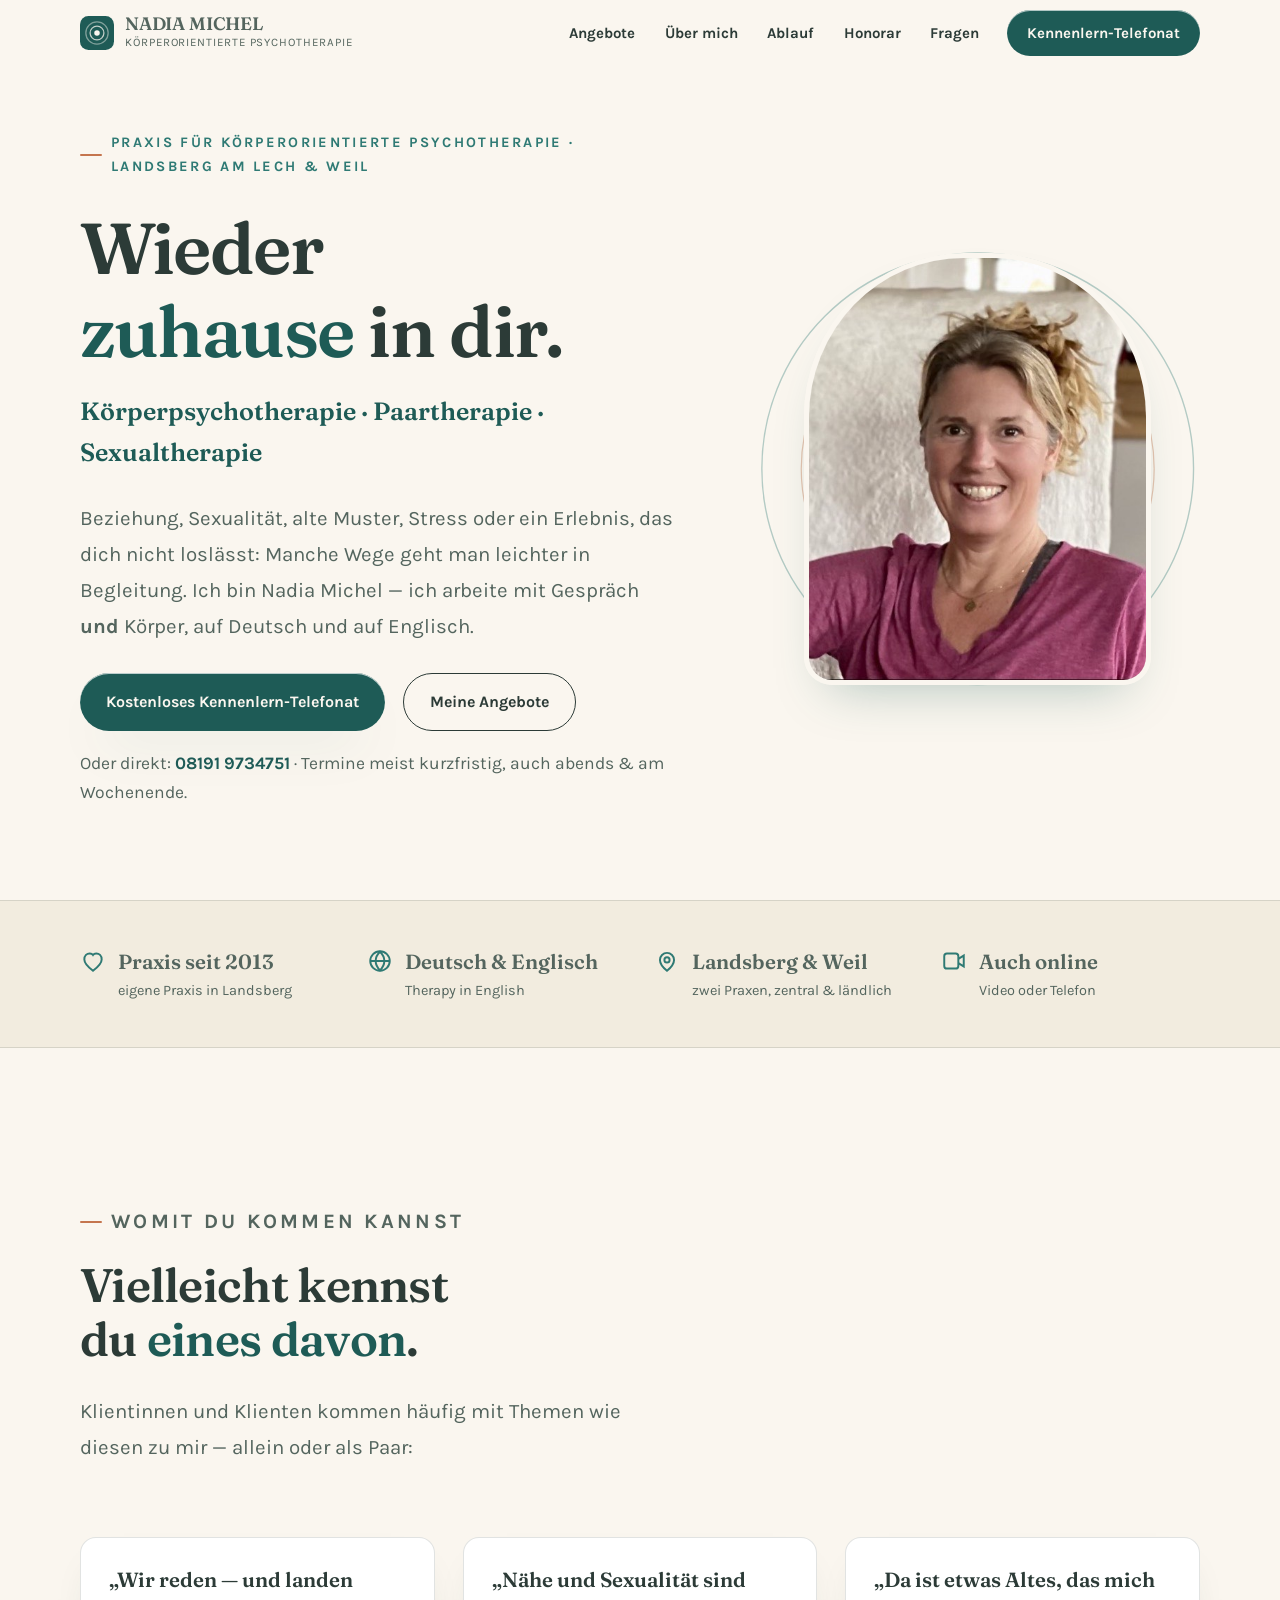
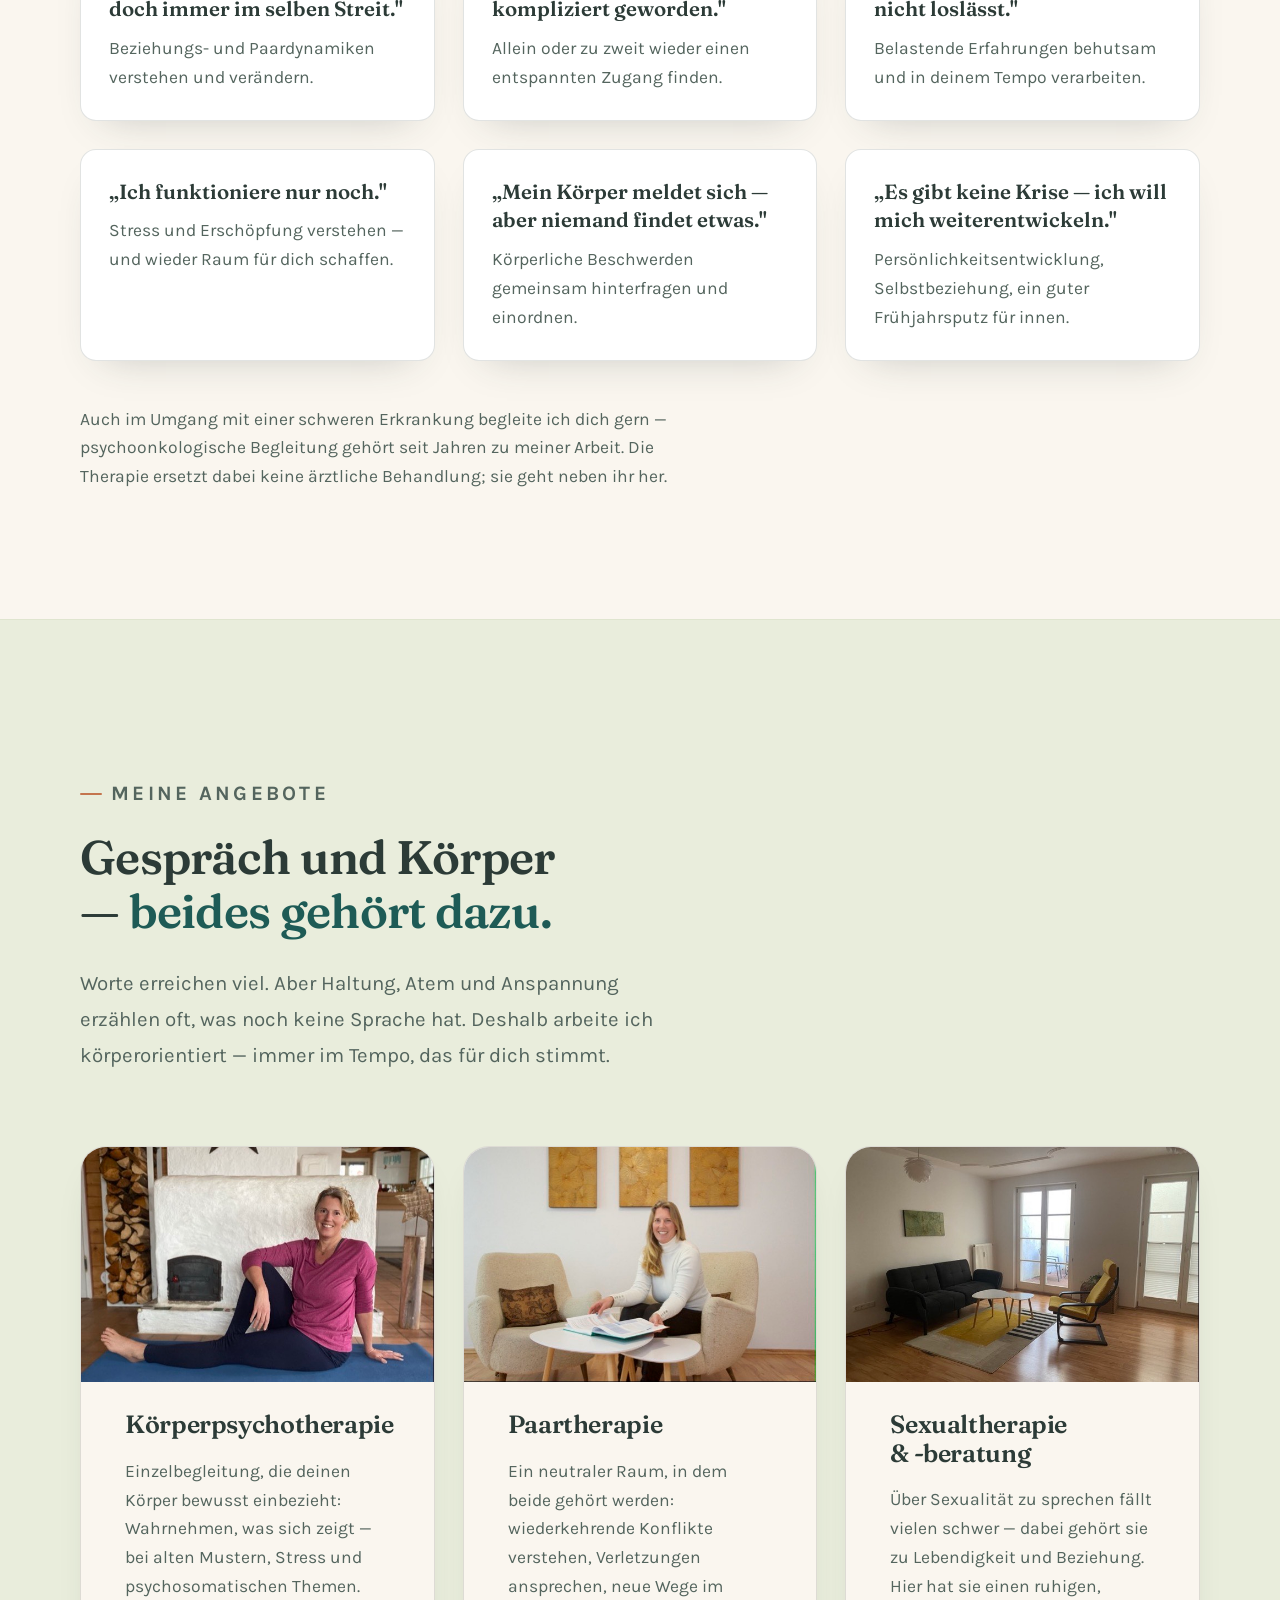
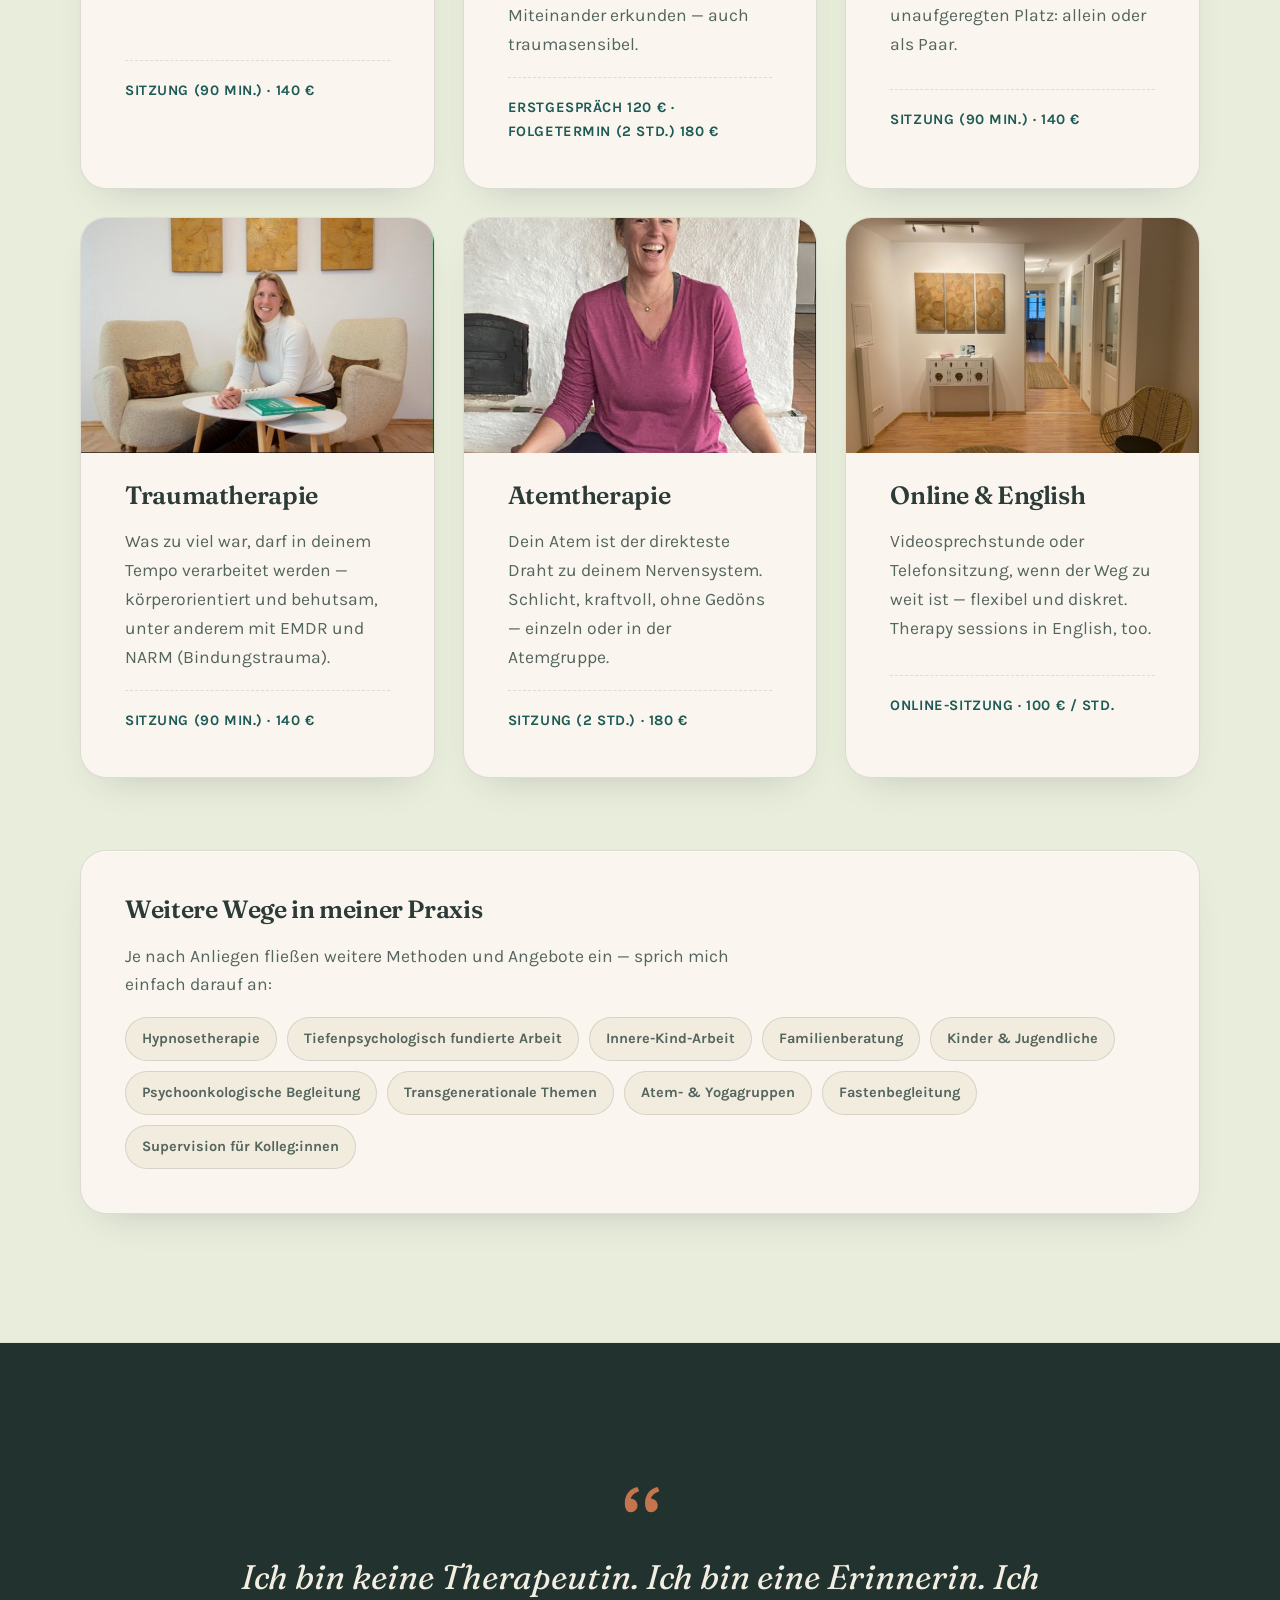
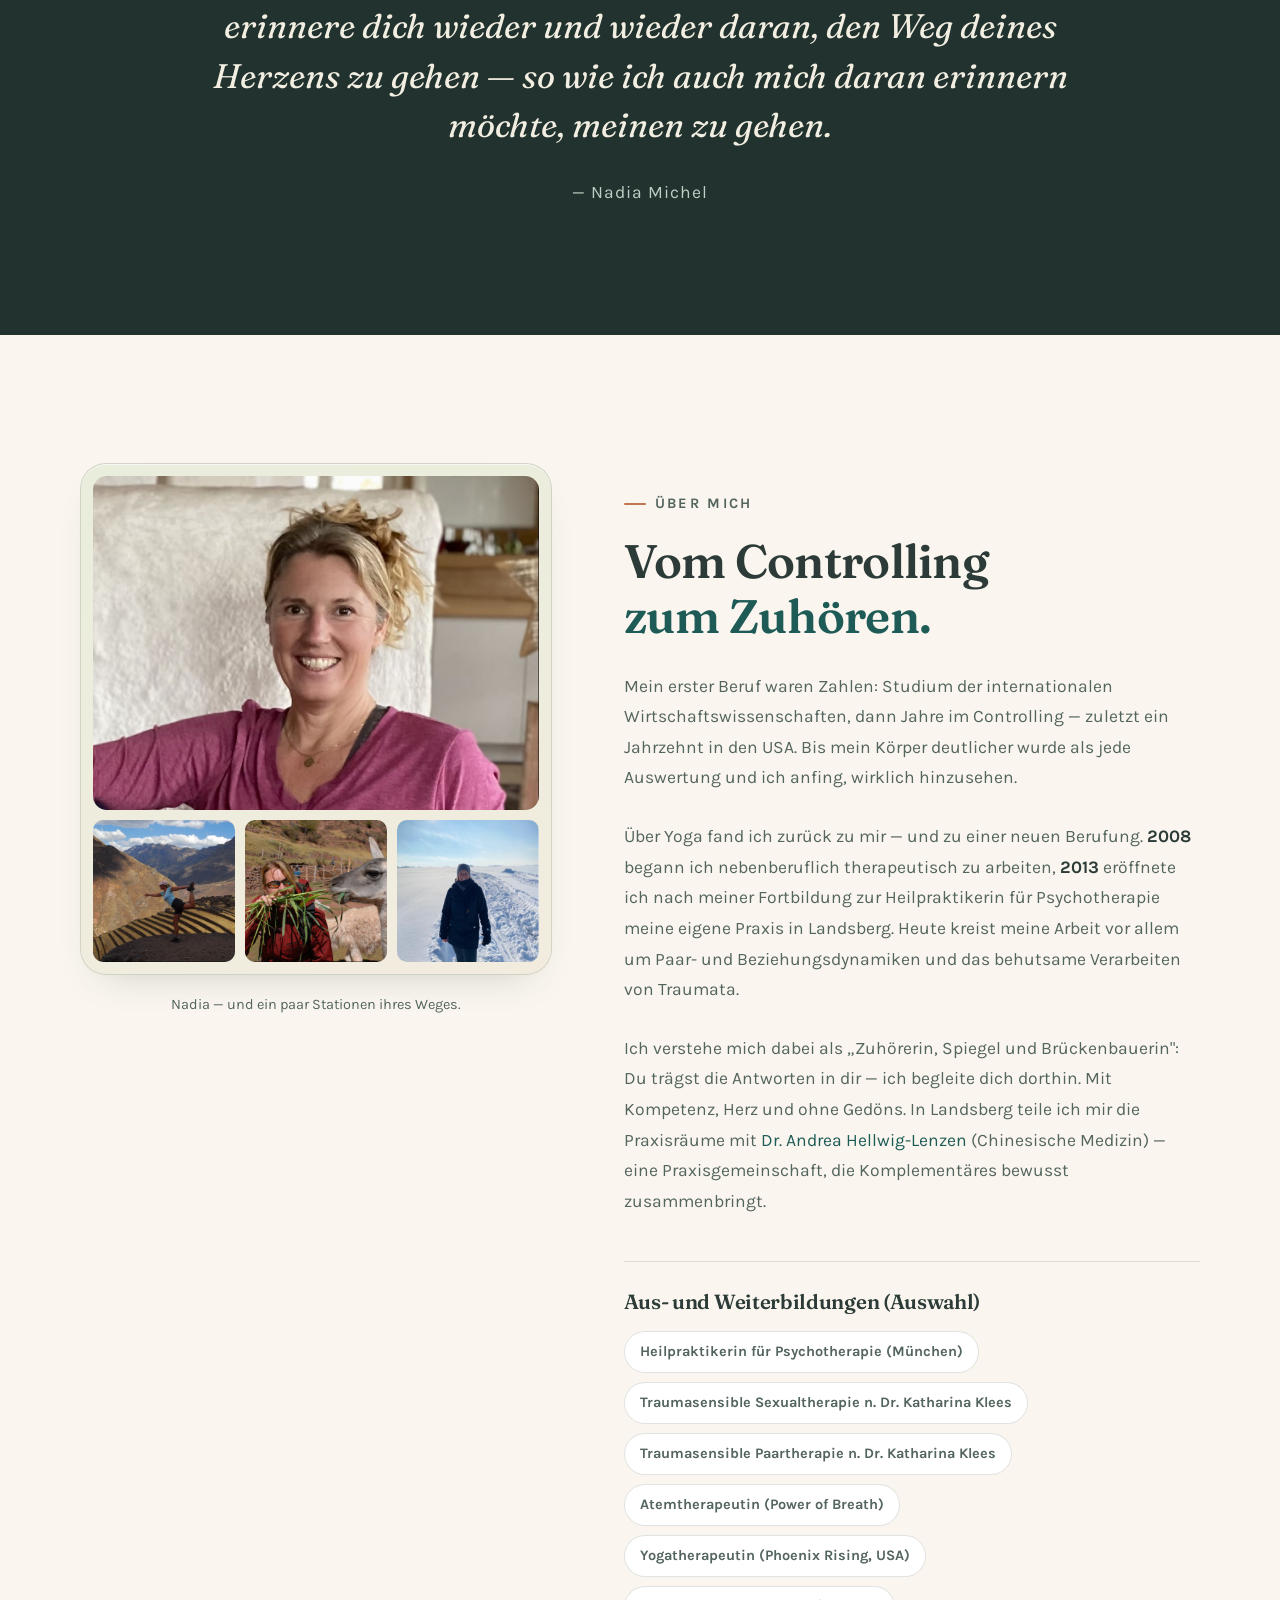
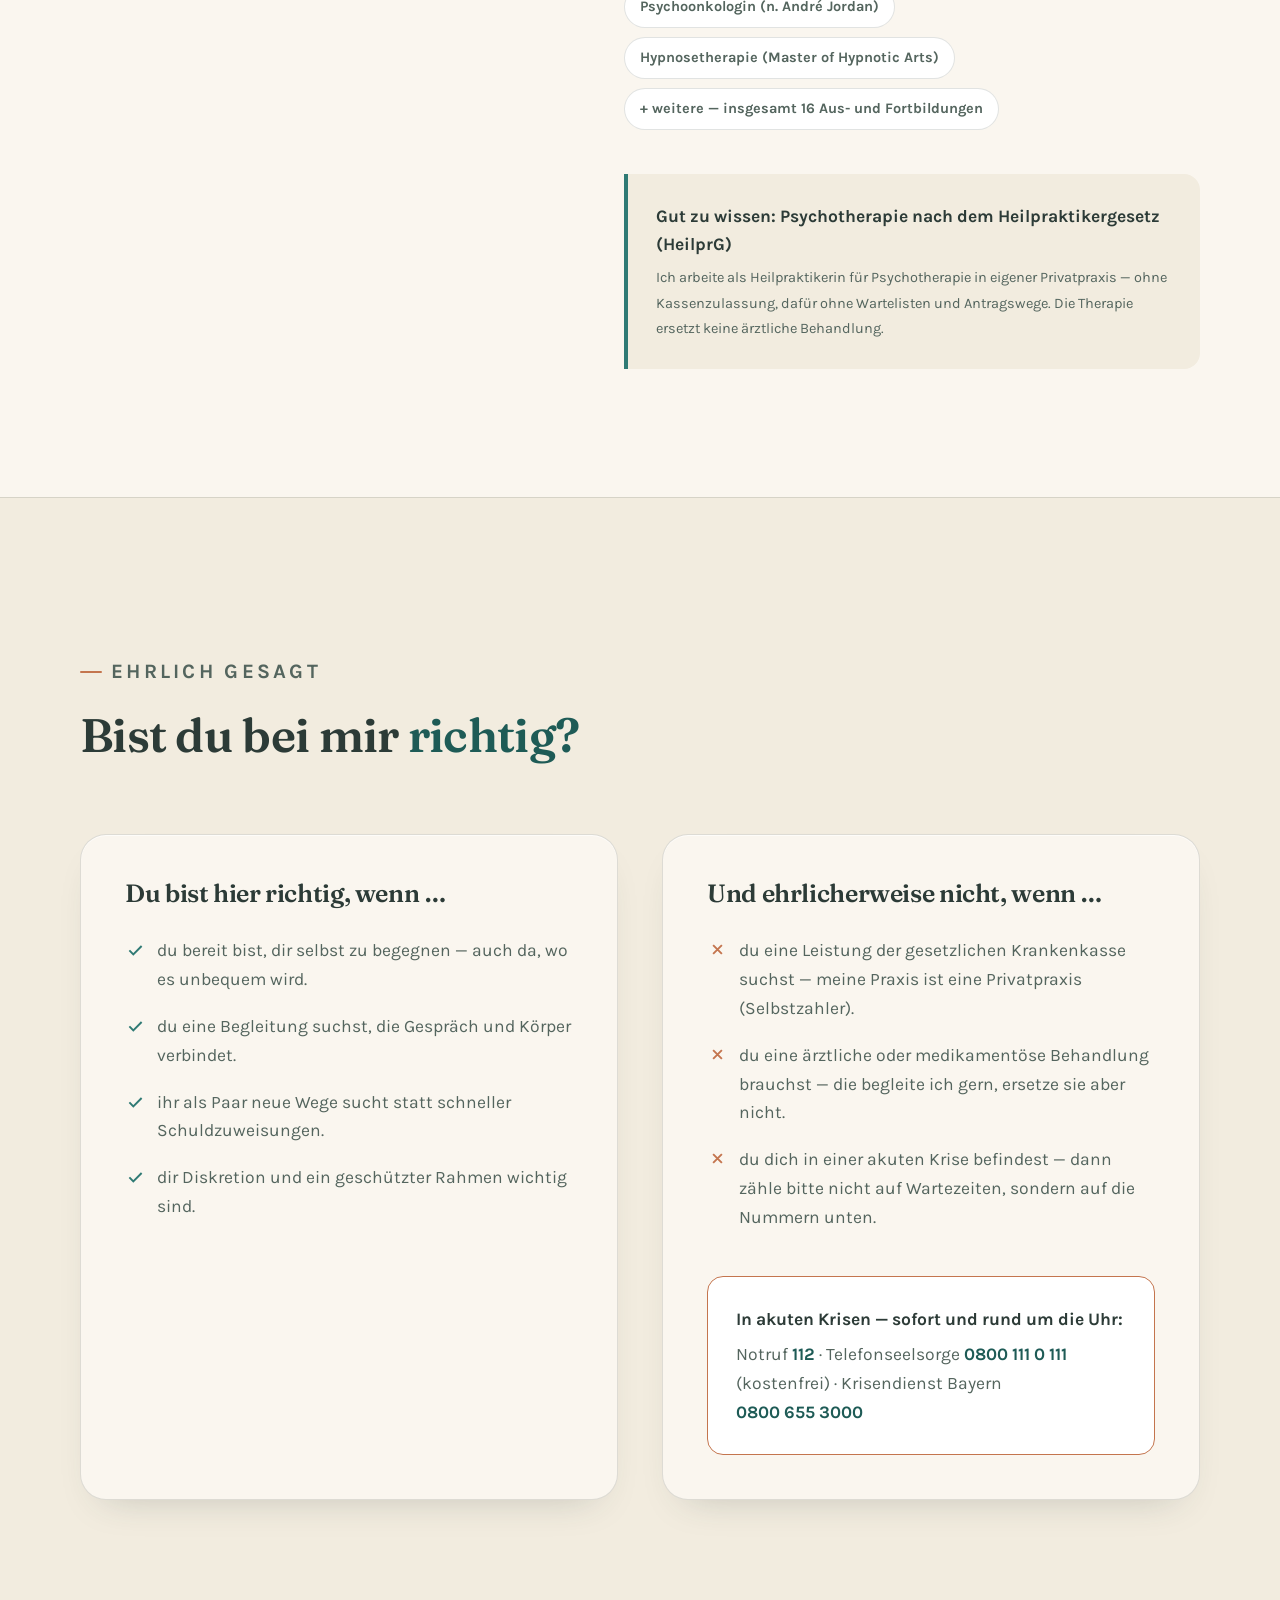
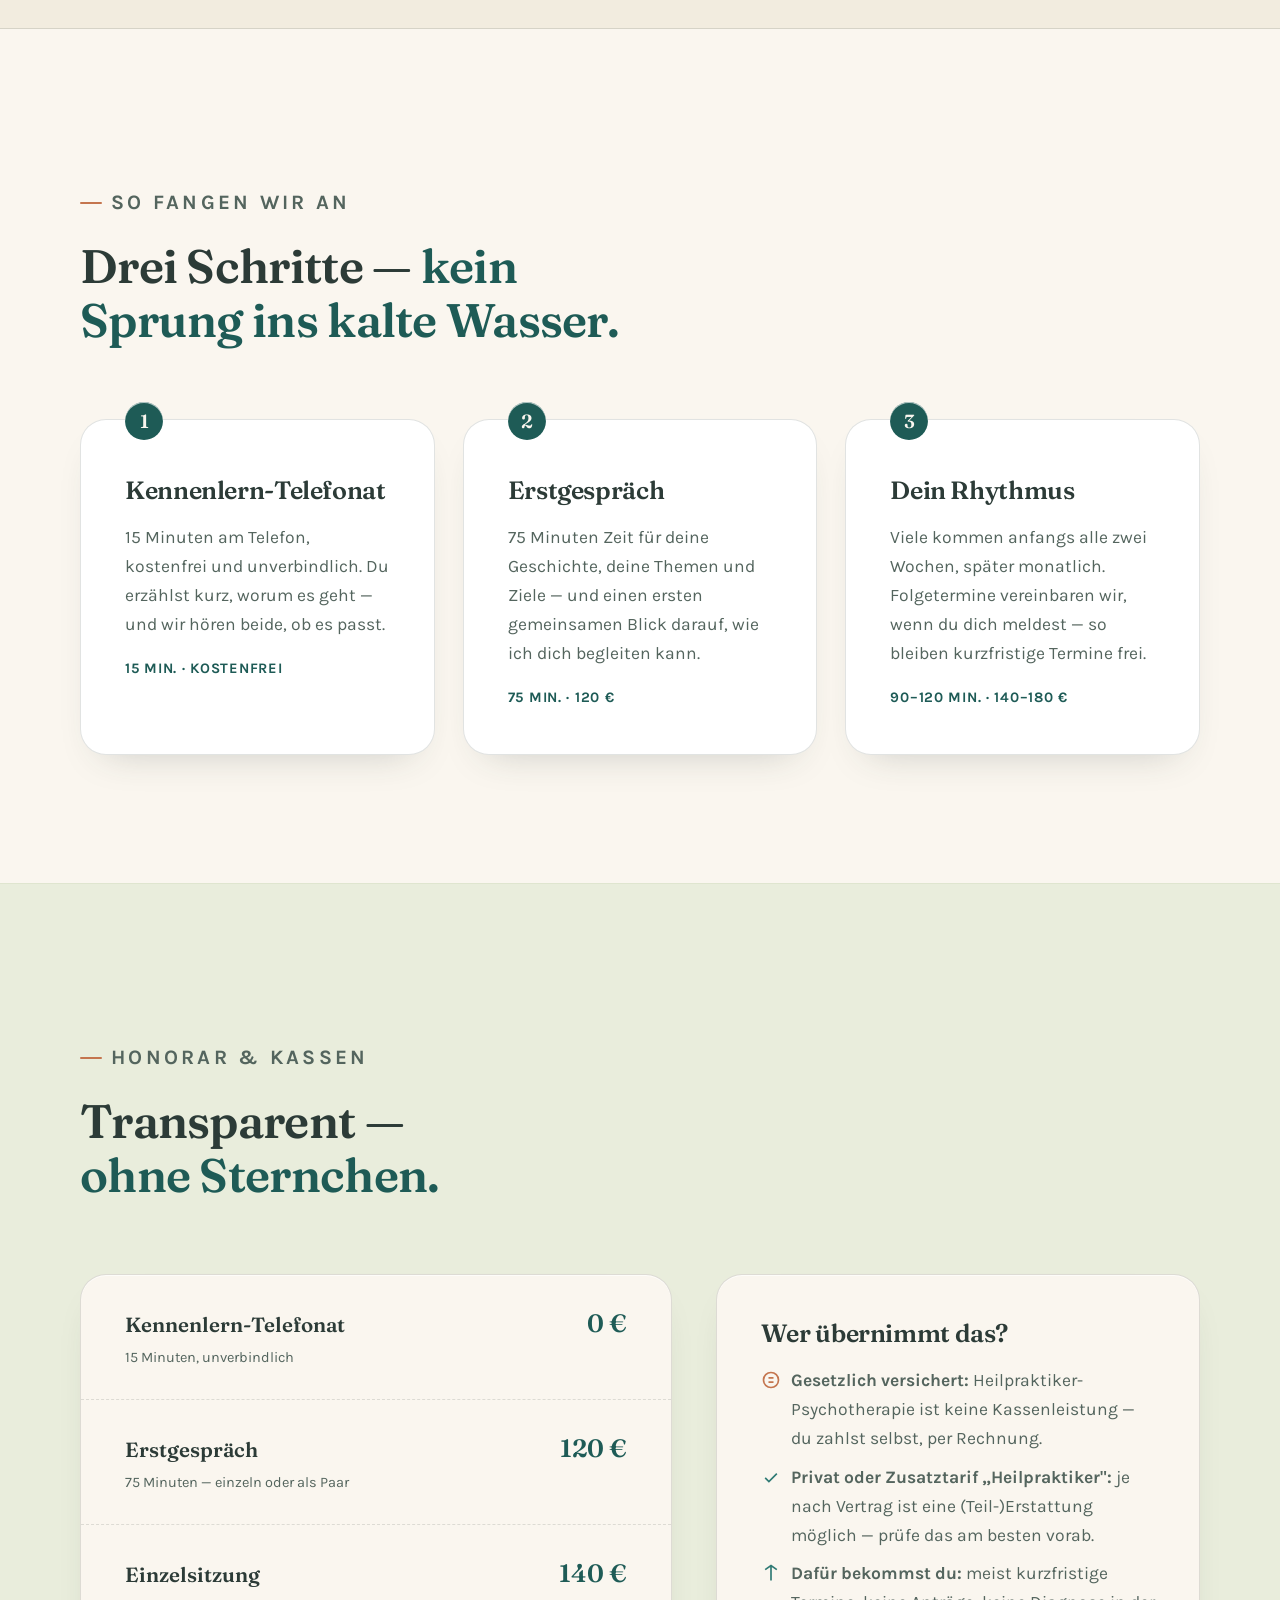
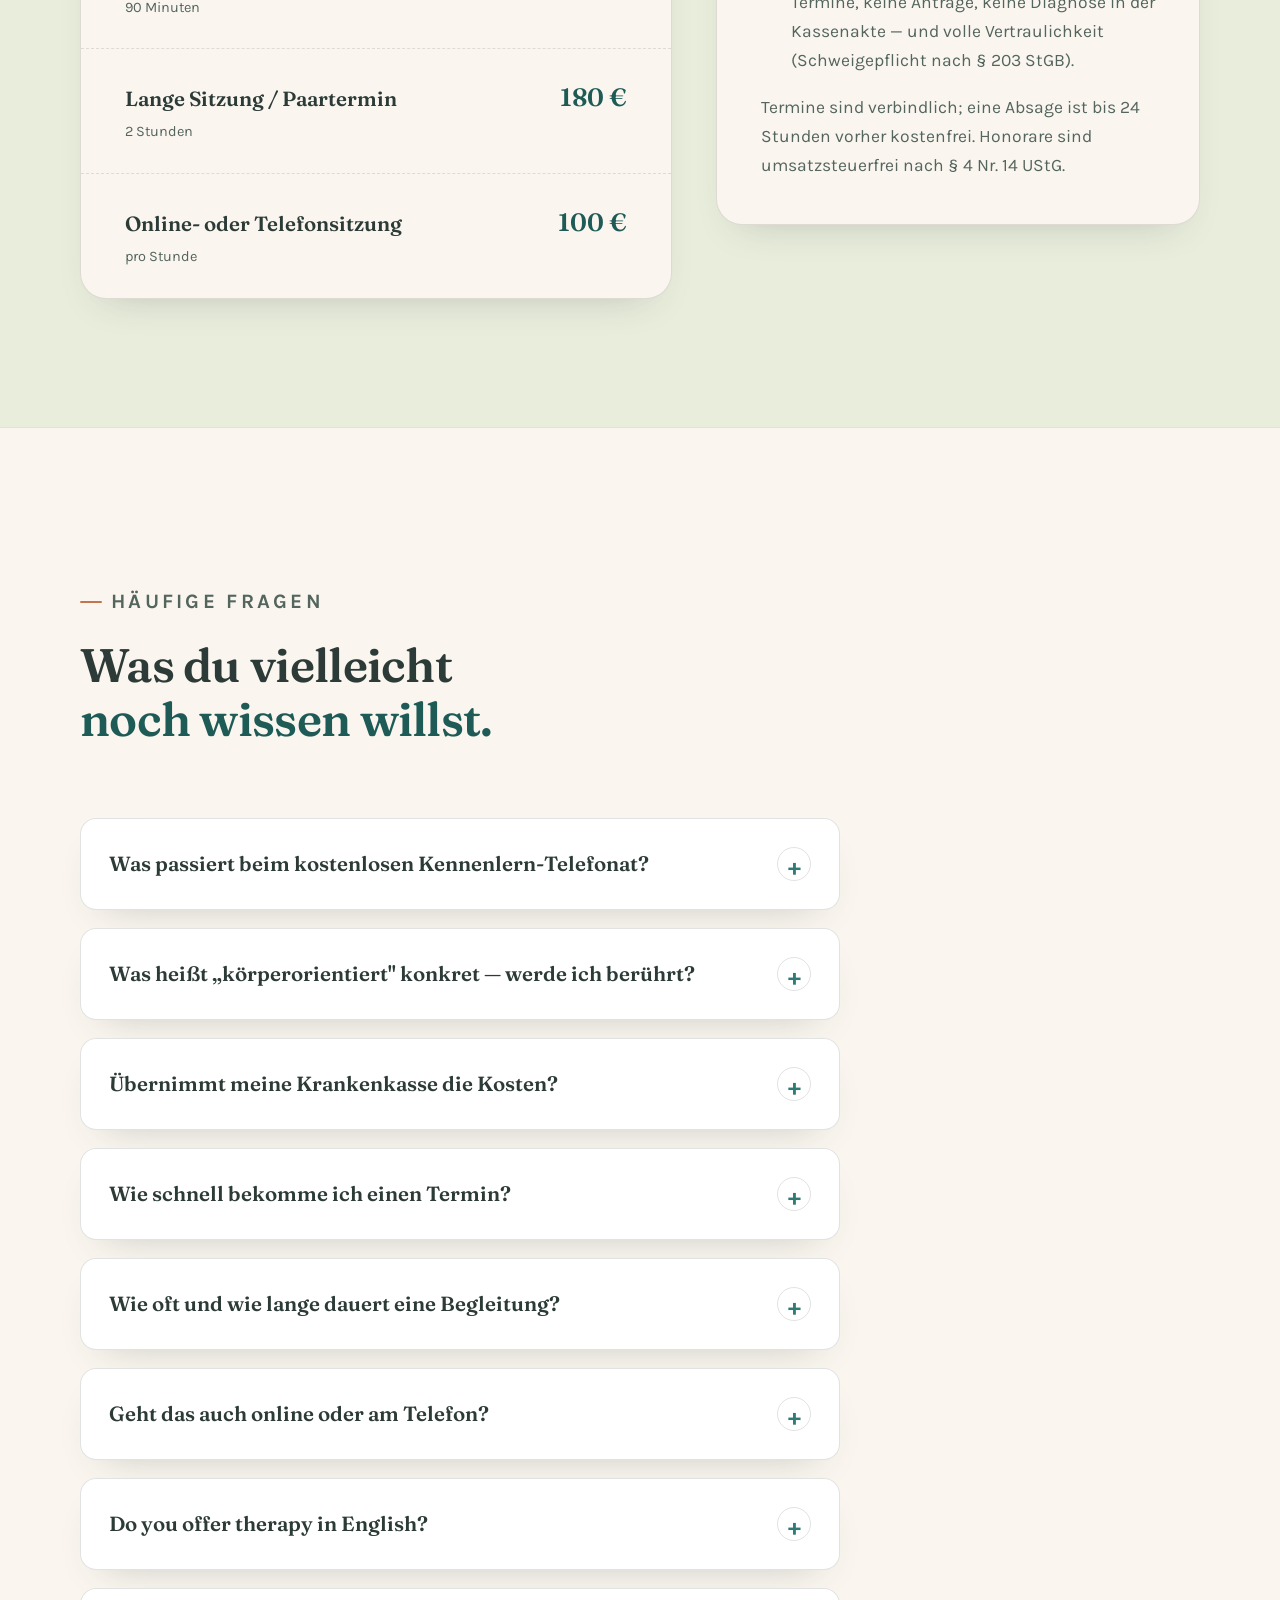
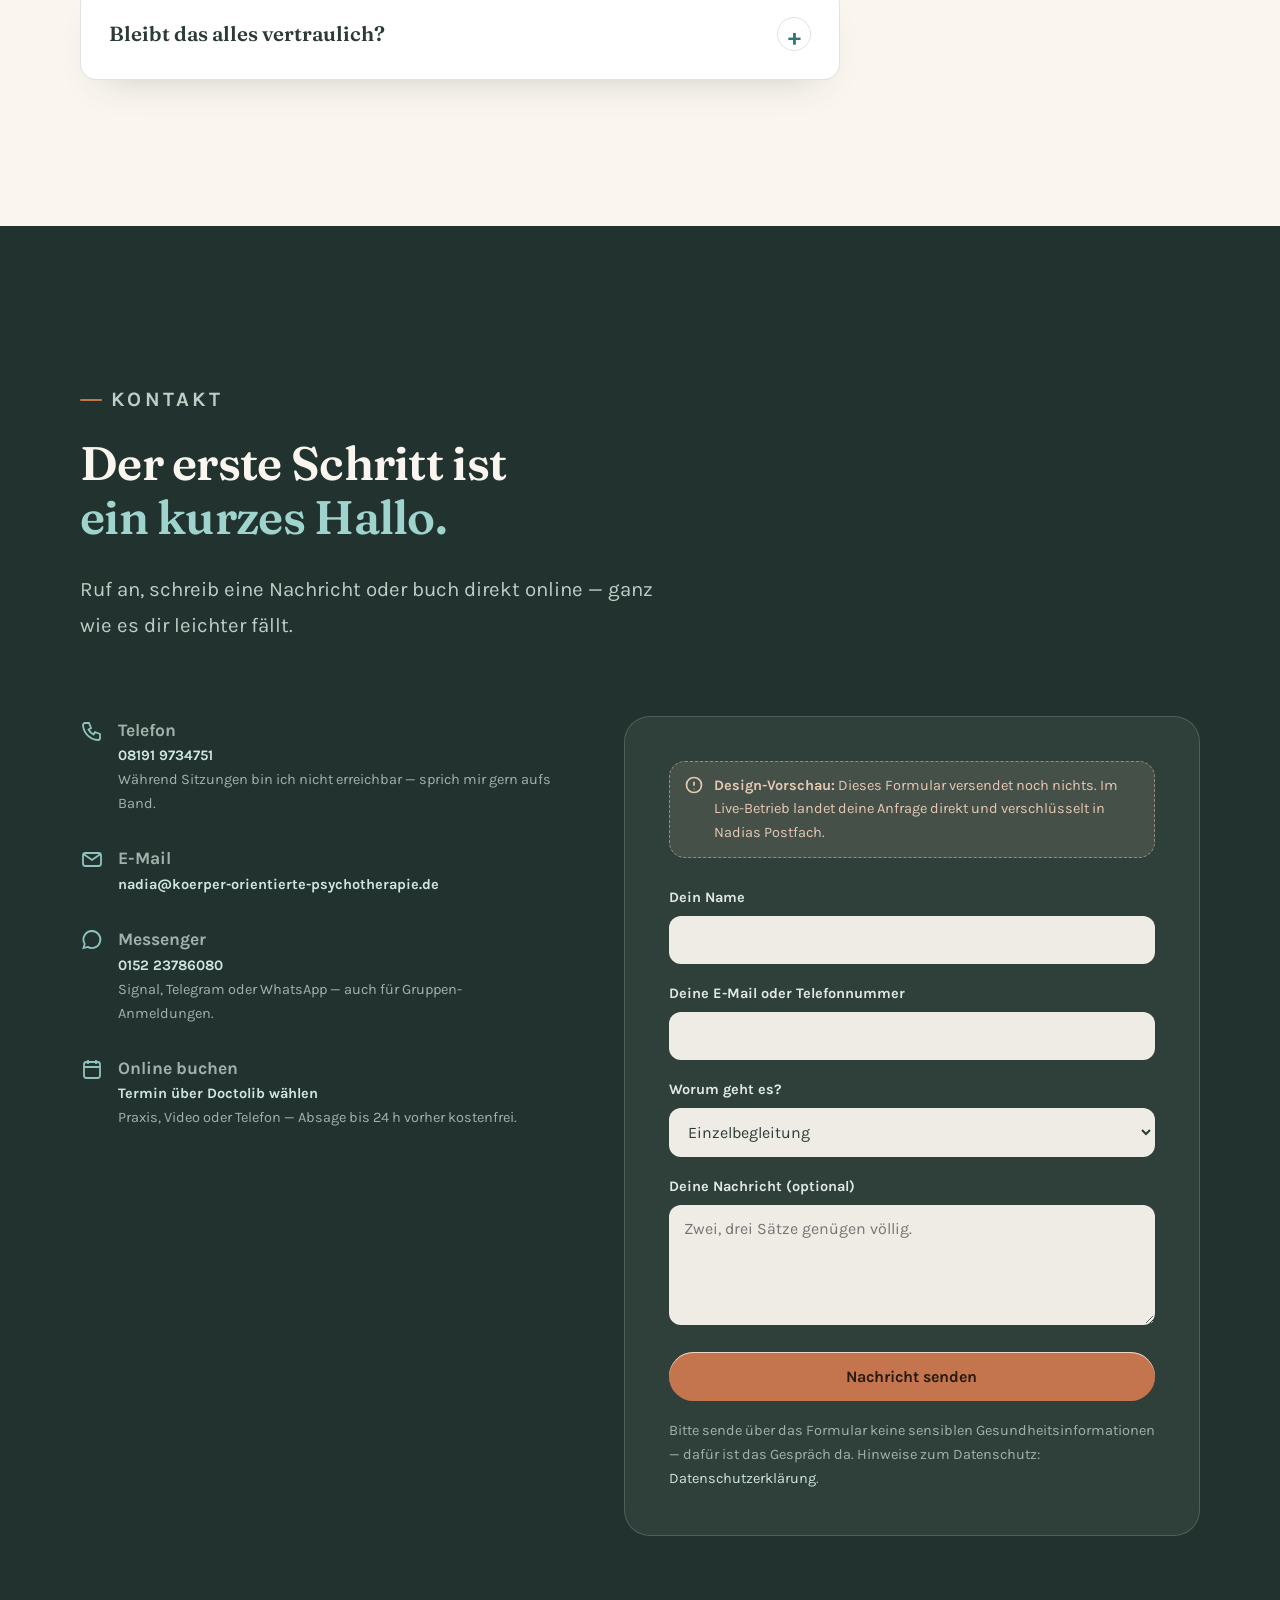
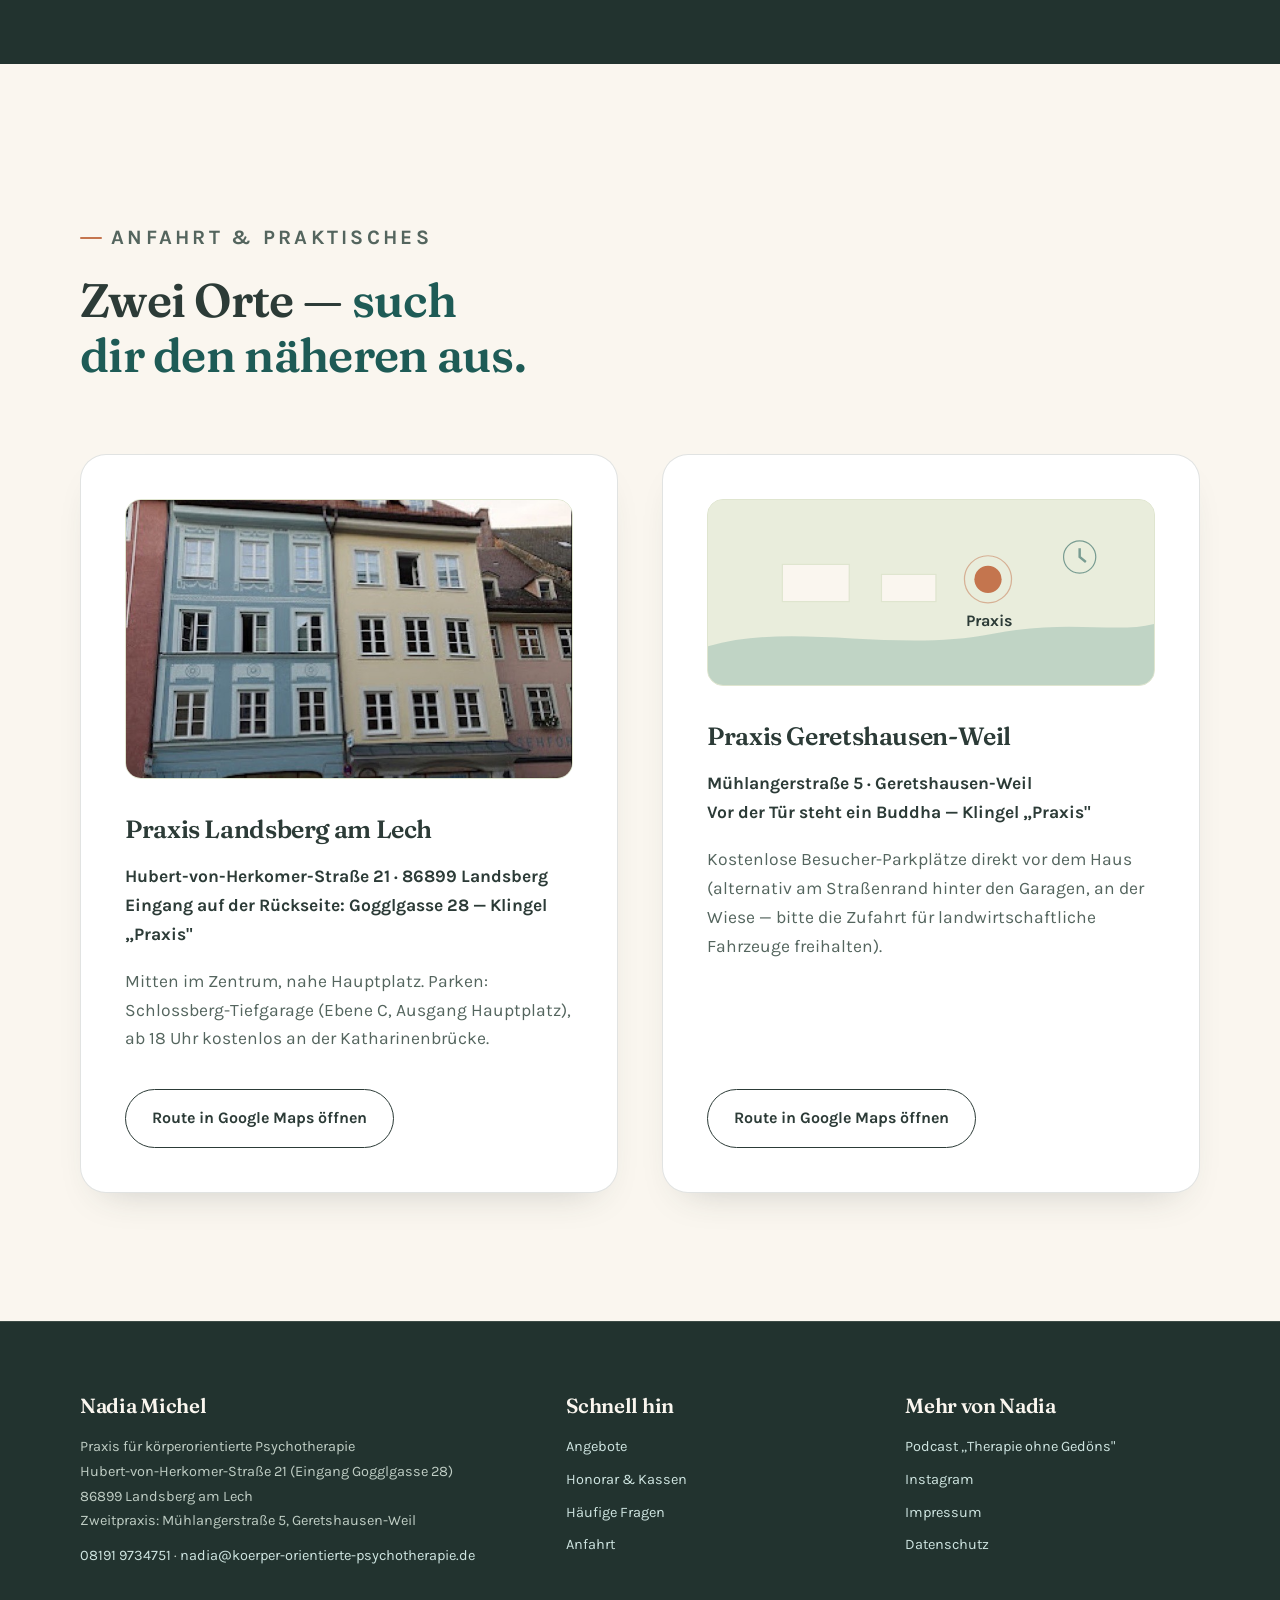
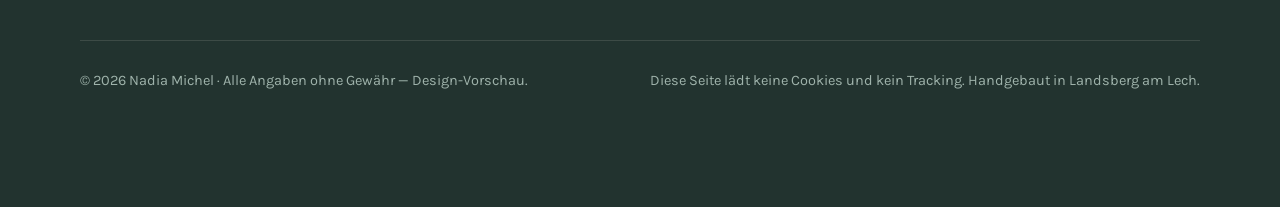
<file: index.html>
<!DOCTYPE html>
<!--
  ╔════════════════════════════════════════════════════════════════════╗
  ║  NADIA MICHEL — Praxis für körperorientierte Psychotherapie         ║
  ║  Landsberg am Lech & Geretshausen-Weil · One-Pager (DEMO)           ║
  ║  Gebaut von Lechcode · Single-File, kein Build · Stand 12.06.2026   ║
  ╠════════════════════════════════════════════════════════════════════╣
  ║  MODUS: DEMO (unbeauftragt, KALT) —                                  ║
  ║   • Texte NEU aus belegten Fakten der Altseite (kein Copy!)          ║
  ║   • keine Altseiten-Fotos (Rechte!) → SVG-Atmosphäre                 ║
  ║   • Formular = ehrliche Demo (kein Versand)                          ║
  ║   • noindex bleibt bis Beauftragung + Rechtsseiten + Freigabe        ║
  ║  Pflege-Stellen: Suche nach "HIER:"                                  ║
  ╚════════════════════════════════════════════════════════════════════╝
-->
<html lang="de">
<head>
  <meta charset="UTF-8" />
  <meta name="viewport" content="width=device-width, initial-scale=1.0" />
  <script>document.documentElement.classList.add('js');if(location.search.indexOf('foto')>-1)document.documentElement.classList.add('foto');</script>
  <!-- ENTFERNEN sobald Impressum+Datenschutz live & freigegeben -->
  <meta name="robots" content="noindex, nofollow" />
  <title>Körperpsychotherapie Landsberg · Paartherapie | Nadia Michel</title>
  <meta name="description" content="Körperorientierte Psychotherapie, Paartherapie & Sexualtherapie in Landsberg am Lech und Weil — auf Deutsch und Englisch. Kostenloses Kennenlern-Telefonat." />
  <meta property="og:title" content="Körperpsychotherapie & Paartherapie in Landsberg · Nadia Michel" />
  <meta property="og:description" content="Wieder zuhause in dir: körperorientierte Psychotherapie, Paar- und Sexualtherapie in Landsberg am Lech & Weil. Termine meist kurzfristig, auch online." />
  <meta property="og:type" content="website" />
  <meta property="og:locale" content="de_DE" />
  <!-- HIER: beim Go-Live auf echte Domain umstellen -->
  <meta property="og:url" content="https://lechcode.github.io/nadia-michel-vorschau/" />
  <meta property="og:image" content="https://lechcode.github.io/nadia-michel-vorschau/assets/og.jpg" />
  <meta name="theme-color" content="#1e5b56" />
  <link rel="icon" href="data:image/svg+xml,%3Csvg xmlns='http://www.w3.org/2000/svg' viewBox='0 0 64 64'%3E%3Crect width='64' height='64' rx='14' fill='%231e5b56'/%3E%3Ccircle cx='32' cy='32' r='21' fill='none' stroke='%23faf6ef' stroke-width='2.4' opacity='.45'/%3E%3Ccircle cx='32' cy='32' r='13' fill='none' stroke='%23faf6ef' stroke-width='2.4' opacity='.75'/%3E%3Ccircle cx='32' cy='32' r='5.2' fill='%23faf6ef'/%3E%3C/svg%3E" />
  <!-- Schriften lokal (DSGVO: keine Verbindung zu Google-Servern) -->
  <link rel="preload" href="assets/fonts/fraunces-600.woff2" as="font" type="font/woff2" crossorigin>
  <link rel="preload" href="assets/fonts/karla-regular.woff2" as="font" type="font/woff2" crossorigin>
  <link rel="preload" href="assets/fonts/karla-700.woff2" as="font" type="font/woff2" crossorigin>
  <link rel="preload" href="assets/fonts/fraunces-italic.woff2" as="font" type="font/woff2" crossorigin>
  <link rel="preload" as="image" imagesrcset="assets/hero-nadia-480.jpg 480w, assets/hero-nadia-700.jpg 700w" imagesizes="(max-width: 540px) 78vw, 360px">
  <link rel="stylesheet" href="assets/fonts.css">
  <script type="application/ld+json">
  {
    "@context": "https://schema.org",
    "@type": "MedicalBusiness",
    "name": "Praxis für körperorientierte Psychotherapie – Nadia Michel",
    "url": "https://www.koerper-orientierte-psychotherapie.de/",
    "image": "https://lechcode.github.io/nadia-michel-vorschau/assets/og.jpg",
    "telephone": "+49 8191 9734751",
    "email": "nadia@koerper-orientierte-psychotherapie.de",
    "priceRange": "100–180 €",
    "address": [
      {"@type": "PostalAddress", "streetAddress": "Hubert-von-Herkomer-Straße 21 (Eingang Gogglgasse 28)", "postalCode": "86899", "addressLocality": "Landsberg am Lech", "addressCountry": "DE"},
      {"@type": "PostalAddress", "streetAddress": "Mühlangerstraße 5", "addressLocality": "Geretshausen-Weil", "addressCountry": "DE"}
    ],
    "areaServed": ["Landsberg am Lech", "Weil", "Kaufering", "Augsburg", "München"],
    "founder": {
      "@type": "Person",
      "name": "Nadia Michel",
      "jobTitle": "Heilpraktikerin für Psychotherapie",
      "hasCredential": {"@type": "EducationalOccupationalCredential", "name": "Heilpraktikerin, beschränkt auf das Gebiet der Psychotherapie (HeilprG)"}
    },
    "sameAs": [
      "https://www.doctolib.de/heilpraktiker-fur-psychotherapie/landsberg-am-lech/nadia-michel",
      "https://soundcloud.com/nadia-michel-828857416",
      "https://www.instagram.com/therapie_ohne_gedoens/"
    ]
  }
  </script>
  <style>
  /* ═══ 1 · TOKENS — Creme · Salbei · Teal · Terrakotta ═══ */
  :root{
    --paper:#faf6ef; --sand:#f2ecdf; --sage:#e9eddc; --sage-line:#dfe5cf;
    --ink:#2c3b37; --ink-soft:#54655e; --ink-faint:#7c8a83;
    --teal:#2f7a74; --teal-deep:#1e5b56; --teal-night:#22332f;
    --terra:#c4754e; --terra-soft:#e7c8b4;
    --line:rgba(44,59,55,.14);
    --serif:"Fraunces","Fraunces Fallback",Georgia,serif;
    --sans:"Karla","Karla Fallback",Arial,-apple-system,sans-serif;

    --step--1:clamp(13.5px, .3vw + 12.7px, 14.5px);
    --step-0:clamp(16px, .4vw + 15px, 17.5px);
    --step-1:clamp(18px, .65vw + 16.3px, 20.5px);
    --step-2:clamp(21px, 1.2vw + 17.8px, 25px);
    --step-3:clamp(25px, 2.1vw + 19px, 34px);
    --step-4:clamp(30px, 3.5vw + 18px, 47px);
    --step-5:clamp(36px, 5.8vw + 15px, 72px);
    --lh-body:1.65; --lh-relaxed:1.75; --lh-snug:1.15;
    --space-1:clamp(8px, 1vw, 12px);
    --space-2:clamp(14px, 1.6vw, 18px);
    --space-3:clamp(20px, 2.4vw, 28px);
    --space-4:clamp(30px, 3.8vw, 44px);
    --space-5:clamp(46px, 6vw, 72px);
    --space-6:clamp(68px, 10vw, 128px);
    --radius:16px; --radius-lg:26px; --radius-pill:999px;
    --nav-h:66px;
    --shadow:0 1px 0 rgba(255,255,255,.65) inset, 0 18px 40px -24px rgba(44,59,55,.28);
    --shadow-lift:0 1px 0 rgba(255,255,255,.7) inset, 0 26px 52px -26px rgba(30,91,86,.35);
    --ease:cubic-bezier(.22,.61,.36,1);
    --focus:0 0 0 3px rgba(47,122,116,.5);
  }
  *{margin:0;padding:0;box-sizing:border-box;}
  html{scroll-behavior:smooth;scroll-padding-top:calc(var(--nav-h) + 14px);}
  @media (prefers-reduced-motion: reduce){html{scroll-behavior:auto;}}
  body{background:var(--paper);color:var(--ink);font-family:var(--sans);font-size:var(--step-0);line-height:var(--lh-body);-webkit-font-smoothing:antialiased;overflow-x:hidden;}
  h1,h2,h3{font-family:var(--serif);font-weight:600;line-height:var(--lh-snug);letter-spacing:-.015em;color:var(--ink);text-wrap:balance;}
  h1 em,h2 em{font-style:normal;color:var(--teal-deep);}
  p{max-width:62ch;}
  a{color:var(--teal-deep);text-decoration:none;}
  a:hover{text-decoration:underline;text-underline-offset:3px;}
  img,svg{display:block;max-width:100%;}
  ::selection{background:rgba(47,122,116,.22);}
  :focus-visible{outline:none;box-shadow:var(--focus);border-radius:6px;}
  .wrap{width:min(1120px,92vw);margin-inline:auto;}
  section{padding:var(--space-6) 0;position:relative;}
  .sec-head{max-width:58ch;margin-bottom:var(--space-5);}
  .sec-head h2{font-size:var(--step-4);margin-top:var(--space-2);}
  .sec-head p{font-size:var(--step-1);line-height:var(--lh-relaxed);color:var(--ink-soft);margin-top:var(--space-3);}
  .eyebrow{font-weight:700;font-size:var(--step--1);letter-spacing:.16em;text-transform:uppercase;color:var(--teal);display:inline-flex;align-items:center;gap:9px;}
  .eyebrow::before{content:"";width:22px;height:2px;border-radius:2px;background:var(--terra);flex:none;}
  .skip{position:absolute;left:-9999px;top:0;background:var(--teal-deep);color:var(--paper);padding:12px 20px;border-radius:0 0 12px 0;z-index:200;font-weight:700;}
  .skip:focus{left:0;}

  /* ═══ 2 · NAV ═══ */
  .nav{position:fixed;inset:0 0 auto 0;height:var(--nav-h);z-index:100;display:flex;align-items:center;transition:background .3s var(--ease),box-shadow .3s var(--ease);}
  .nav.scrolled{background:rgba(250,246,239,.88);backdrop-filter:blur(14px);-webkit-backdrop-filter:blur(14px);box-shadow:0 1px 0 var(--line);}
  .nav .wrap{display:flex;align-items:center;gap:var(--space-3);}
  .brand{display:flex;align-items:center;gap:11px;color:var(--ink);}
  .brand:hover{text-decoration:none;}
  .brand svg{width:34px;height:34px;flex:none;}
  .brand b{font-family:var(--serif);font-weight:600;font-size:18px;letter-spacing:-.01em;line-height:1.1;display:block;}
  .brand span{display:block;font-size:11.5px;letter-spacing:.08em;text-transform:uppercase;color:var(--ink-soft);}
  .nav-links{display:flex;gap:clamp(14px,2vw,26px);margin-left:auto;align-items:center;}
  .nav-links a{color:var(--ink);font-weight:700;font-size:15px;padding:8px 2px;}
  .nav-links a:hover{color:var(--teal-deep);text-decoration:none;}
  .nav-cta{background:var(--teal-deep);color:var(--paper) !important;padding:11px 20px !important;border-radius:var(--radius-pill);box-shadow:var(--shadow);}
  .nav-cta:hover{background:var(--teal);}
  .burger{display:none;margin-left:auto;background:none;border:1px solid var(--line);border-radius:12px;width:48px;height:48px;cursor:pointer;align-items:center;justify-content:center;flex-direction:column;gap:5px;}
  .burger span{width:20px;height:2px;background:var(--ink);border-radius:2px;transition:transform .25s var(--ease),opacity .2s;}
  .menu{position:fixed;inset:0;background:var(--paper);z-index:99;display:none;flex-direction:column;align-items:center;justify-content:center;gap:clamp(14px,3vh,26px);text-align:center;}
  .menu.open{display:flex;}
  .menu a{font-family:var(--serif);font-size:var(--step-3);color:var(--ink);}
  .menu .nav-cta{font-family:var(--sans);font-size:var(--step-1);}
  body.menu-locked{overflow:hidden;}

  /* ═══ 3 · HERO ═══ */
  .hero{min-height:100svh;display:flex;align-items:center;padding:calc(var(--nav-h) + var(--space-4)) 0 var(--space-5);overflow:hidden;}
  .foto .hero{min-height:auto;}
  .hero .wrap{display:grid;grid-template-columns:1.15fr .85fr;gap:var(--space-5);align-items:center;}
  .hero-copy .eyebrow{margin-bottom:var(--space-3);}
  .hero h1{font-size:var(--step-5);letter-spacing:-.02em;}
  .hero .sub{font-family:var(--serif);font-size:var(--step-2);color:var(--teal-deep);margin-top:var(--space-2);font-weight:600;}
  .hero .lead{font-size:var(--step-1);line-height:var(--lh-relaxed);color:var(--ink-soft);margin-top:var(--space-3);max-width:54ch;}
  .hero-ctas{display:flex;flex-wrap:wrap;gap:var(--space-2);margin-top:var(--space-3);}
  .btn{display:inline-flex;align-items:center;justify-content:center;gap:10px;cursor:pointer;border:none;font-family:var(--sans);font-weight:700;font-size:16px;padding:15px 26px;border-radius:var(--radius-pill);min-height:48px;transition:transform .25s var(--ease),box-shadow .25s var(--ease),background .25s;}
  .btn-primary{background:var(--teal-deep);color:var(--paper);box-shadow:var(--shadow-lift);}
  .btn-primary:hover{background:var(--teal);transform:translateY(-2px);text-decoration:none;}
  .btn-ghost{background:transparent;color:var(--ink);border:1.5px solid var(--ink);}
  .btn-ghost:hover{border-color:var(--teal-deep);color:var(--teal-deep);transform:translateY(-2px);text-decoration:none;}
  .hero-phone{margin-top:var(--space-2);font-size:var(--step-0);color:var(--ink-soft);}
  .hero-phone a{font-weight:700;white-space:nowrap;}
  .breath-stage{position:relative;display:grid;place-items:center;}
  .breath{width:min(100%,520px);height:auto;position:absolute;inset:0;margin:auto;z-index:0;}
  .breath .ring{transform-box:fill-box;transform-origin:center;}
  .js .breath .ring{animation:breathe 9s var(--ease) infinite;}
  .breath .r2{animation-delay:-3s !important;}
  .breath .r3{animation-delay:-6s !important;}
  @keyframes breathe{0%,100%{transform:scale(.96);opacity:.55;}50%{transform:scale(1.03);opacity:1;}}
  .hero-portrait{position:relative;z-index:1;width:min(78%,360px);height:auto;border-radius:46% 46% 28px 28px / 38% 38% 28px 28px;box-shadow:var(--shadow-lift);border:5px solid var(--paper);}

  /* ═══ 4 · VERTRAUENSLEISTE ═══ */
  .trust{background:var(--sand);padding:var(--space-4) 0;border-block:1px solid var(--line);}
  .trust ul{list-style:none;display:grid;grid-template-columns:repeat(4,1fr);gap:var(--space-3);}
  .trust li{display:flex;align-items:flex-start;gap:12px;font-size:var(--step-0);}
  .trust li b{display:block;font-size:var(--step-1);font-family:var(--serif);font-weight:600;}
  .trust li span{color:var(--ink-soft);font-size:var(--step--1);}
  .trust svg{width:26px;height:26px;flex:none;margin-top:3px;}

  /* ═══ 5 · ANLIEGEN ═══ */
  .anliegen-grid{display:grid;grid-template-columns:repeat(3,1fr);gap:var(--space-3);}
  .anliegen-card{background:#fff;border:1px solid var(--line);border-radius:var(--radius);padding:var(--space-3);box-shadow:var(--shadow);}
  .anliegen-card p{font-family:var(--serif);font-size:var(--step-1);font-weight:600;line-height:1.4;color:var(--ink);}
  .anliegen-card span{display:block;margin-top:10px;color:var(--ink-soft);font-size:var(--step-0);}
  .anliegen-note{margin-top:var(--space-4);color:var(--ink-soft);font-size:var(--step-0);max-width:62ch;}

  /* ═══ 6 · LEISTUNGEN ═══ */
  .angebote{background:var(--sage);border-block:1px solid var(--sage-line);}
  .karten{display:grid;grid-template-columns:repeat(3,1fr);gap:var(--space-3);}
  .karte{background:var(--paper);border:1px solid var(--line);border-radius:var(--radius-lg);overflow:hidden;display:flex;flex-direction:column;box-shadow:var(--shadow);transition:transform .3s var(--ease),box-shadow .3s var(--ease);}
  .js .karte:hover{transform:translateY(-4px);box-shadow:var(--shadow-lift);}
  .karte-bild{width:100%;height:auto;aspect-ratio:3/2;object-fit:cover;display:block;flex:none;}
  .karte-body{padding:var(--space-3) var(--space-4) var(--space-4);display:flex;flex-direction:column;gap:var(--space-2);flex:1;}
  .karte h3{font-size:var(--step-2);}
  .karte p{color:var(--ink-soft);font-size:var(--step-0);flex-grow:1;}
  .karte .preis{font-size:var(--step--1);font-weight:700;color:var(--teal-deep);letter-spacing:.04em;text-transform:uppercase;border-top:1px dashed var(--line);padding-top:var(--space-2);}
  .weitere{margin-top:var(--space-5);background:var(--paper);border:1px solid var(--line);border-radius:var(--radius-lg);padding:var(--space-4);box-shadow:var(--shadow);}
  .weitere h3{font-size:var(--step-2);margin-bottom:var(--space-2);}
  .weitere ul{list-style:none;display:flex;flex-wrap:wrap;gap:10px;margin-top:var(--space-2);}
  .weitere li{border:1px solid var(--line);border-radius:var(--radius-pill);padding:9px 16px;font-size:var(--step--1);font-weight:700;color:var(--ink-soft);background:var(--sand);}
  .weitere p{color:var(--ink-soft);font-size:var(--step-0);}

  /* ═══ 7 · FUNDSTÜCK ═══ */
  .stimme{background:var(--teal-night);color:var(--paper);text-align:center;}
  .stimme .wrap{max-width:880px;}
  .stimme svg{width:54px;height:54px;margin:0 auto var(--space-3);}
  .stimme blockquote p{font-family:var(--serif);font-style:italic;font-weight:400;font-size:var(--step-3);line-height:1.45;color:#f3eee2;max-width:100%;}
  .stimme cite{display:block;margin-top:var(--space-3);font-style:normal;font-size:var(--step-0);color:#bfcdc4;letter-spacing:.06em;}

  /* ═══ 8 · ÜBER ═══ */
  .ueber .wrap{display:grid;grid-template-columns:.9fr 1.1fr;gap:var(--space-5);align-items:start;}
  .ueber-figur{position:sticky;top:calc(var(--nav-h) + 20px);}
  .ueber-figur .rahmen{background:linear-gradient(160deg,var(--sage),var(--sand));border:1px solid var(--line);border-radius:var(--radius-lg);padding:12px;box-shadow:var(--shadow);}
  .ueber-figur .rahmen > img{width:100%;height:auto;border-radius:14px;display:block;}
  .ueber-galerie{display:grid;grid-template-columns:repeat(3,1fr);gap:10px;margin-top:10px;}
  .ueber-galerie img{width:100%;height:auto;border-radius:10px;display:block;}
  .ueber-figur figcaption{margin-top:var(--space-2);font-size:var(--step--1);color:var(--ink-soft);text-align:center;}
  .ueber-text h2{font-size:var(--step-4);margin-top:var(--space-2);}
  .ueber-text p{margin-top:var(--space-3);color:var(--ink-soft);line-height:var(--lh-relaxed);}
  .ueber-text p b{color:var(--ink);}
  .quali{margin-top:var(--space-4);border-top:1px solid var(--line);padding-top:var(--space-3);}
  .quali h3{font-size:var(--step-1);margin-bottom:var(--space-2);}
  .quali ul{list-style:none;display:flex;flex-wrap:wrap;gap:9px;}
  .quali li{border:1px solid var(--line);background:#fff;border-radius:var(--radius-pill);padding:8px 15px;font-size:var(--step--1);font-weight:700;color:var(--ink-soft);}
  .hpg-box{margin-top:var(--space-4);background:var(--sand);border-left:4px solid var(--teal);border-radius:0 var(--radius) var(--radius) 0;padding:var(--space-3);}
  .hpg-box p{font-size:var(--step--1);color:var(--ink-soft);margin-top:6px;}
  .hpg-box b{font-size:var(--step-0);color:var(--ink);}

  /* ═══ 9 · RICHTIG HIER? ═══ */
  .richtig{background:var(--sand);border-block:1px solid var(--line);}
  .richtig-grid{display:grid;grid-template-columns:1fr 1fr;gap:var(--space-4);}
  .richtig-col{background:var(--paper);border:1px solid var(--line);border-radius:var(--radius-lg);padding:var(--space-4);box-shadow:var(--shadow);}
  .richtig-col h3{font-size:var(--step-2);margin-bottom:var(--space-3);}
  .richtig-col ul{list-style:none;display:grid;gap:var(--space-2);}
  .richtig-col li{display:flex;gap:11px;align-items:flex-start;color:var(--ink-soft);}
  .richtig-col li svg{width:21px;height:21px;flex:none;margin-top:3px;}
  .notfall{margin-top:var(--space-4);background:#fff;border:1.5px solid var(--terra);border-radius:var(--radius);padding:var(--space-3);}
  .notfall b{color:var(--ink);}
  .notfall p{font-size:var(--step-0);color:var(--ink-soft);margin-top:6px;max-width:100%;}
  .notfall a{white-space:nowrap;font-weight:700;}

  /* ═══ 10 · ABLAUF ═══ */
  .ablauf-grid{display:grid;grid-template-columns:repeat(3,1fr);gap:var(--space-3);counter-reset:schritt;}
  .schritt{position:relative;background:#fff;border:1px solid var(--line);border-radius:var(--radius-lg);padding:var(--space-4);box-shadow:var(--shadow);}
  .schritt::before{counter-increment:schritt;content:counter(schritt);position:absolute;top:-18px;left:var(--space-4);width:38px;height:38px;border-radius:50%;background:var(--teal-deep);color:var(--paper);font-family:var(--serif);font-weight:600;font-size:19px;display:grid;place-items:center;box-shadow:var(--shadow);}
  .schritt h3{font-size:var(--step-2);margin-top:var(--space-1);}
  .schritt p{color:var(--ink-soft);margin-top:var(--space-2);font-size:var(--step-0);}
  .schritt .meta{display:inline-block;margin-top:var(--space-2);font-size:var(--step--1);font-weight:700;color:var(--teal-deep);letter-spacing:.05em;text-transform:uppercase;}

  /* ═══ 11 · HONORAR ═══ */
  .honorar{background:var(--sage);border-block:1px solid var(--sage-line);}
  .honorar-grid{display:grid;grid-template-columns:1.1fr .9fr;gap:var(--space-4);align-items:start;}
  .preisliste{background:var(--paper);border:1px solid var(--line);border-radius:var(--radius-lg);box-shadow:var(--shadow);overflow:hidden;}
  .preisliste .zeile{display:flex;justify-content:space-between;align-items:baseline;gap:var(--space-2);padding:var(--space-3) var(--space-4);border-bottom:1px dashed var(--line);}
  .preisliste .zeile:last-child{border-bottom:none;}
  .preisliste .was b{display:block;font-family:var(--serif);font-weight:600;font-size:var(--step-1);}
  .preisliste .was span{font-size:var(--step--1);color:var(--ink-soft);}
  .preisliste .preis{font-family:var(--serif);font-weight:600;font-size:var(--step-2);color:var(--teal-deep);white-space:nowrap;font-variant-numeric:tabular-nums;}
  .kassen-box{background:var(--paper);border:1px solid var(--line);border-radius:var(--radius-lg);padding:var(--space-4);box-shadow:var(--shadow);}
  .kassen-box h3{font-size:var(--step-2);}
  .kassen-box p{color:var(--ink-soft);font-size:var(--step-0);margin-top:var(--space-2);}
  .kassen-box ul{list-style:none;margin-top:var(--space-2);display:grid;gap:10px;}
  .kassen-box li{display:flex;gap:10px;align-items:flex-start;color:var(--ink-soft);font-size:var(--step-0);}
  .kassen-box li svg{width:20px;height:20px;flex:none;margin-top:4px;}
  .honorar-fine{margin-top:var(--space-3);font-size:var(--step--1);color:var(--ink-faint);}

  /* ═══ 12 · FAQ ═══ */
  .faq-list{max-width:760px;}
  .faq-item{border:1px solid var(--line);border-radius:var(--radius);background:#fff;margin-bottom:var(--space-2);box-shadow:var(--shadow);}
  .faq-item summary{cursor:pointer;list-style:none;display:flex;justify-content:space-between;align-items:center;gap:var(--space-2);padding:var(--space-3) var(--space-3);font-family:var(--serif);font-weight:600;font-size:var(--step-1);min-height:48px;}
  .faq-item summary::-webkit-details-marker{display:none;}
  .faq-item summary::after{content:"+";font-family:var(--sans);font-size:24px;color:var(--teal);flex:none;width:32px;height:32px;display:grid;place-items:center;border:1px solid var(--line);border-radius:50%;transition:transform .25s var(--ease);}
  .faq-item[open] summary::after{transform:rotate(45deg);}
  .faq-item .antwort{padding:0 var(--space-3) var(--space-3);color:var(--ink-soft);}
  .faq-item .antwort p + p{margin-top:10px;}

  /* ═══ 13 · KONTAKT ═══ */
  .kontakt{background:var(--teal-night);color:var(--paper);}
  .kontakt .sec-head h2,.kontakt .sec-head p{color:var(--paper);}
  .kontakt .sec-head h2 em,.stimme h2 em{color:#9ed4cd;}
  .kontakt .sec-head p{color:#bfcdc4;}
  .kontakt .eyebrow{color:#8fc4be;}
  .kontakt-grid{display:grid;grid-template-columns:.9fr 1.1fr;gap:var(--space-5);align-items:start;}
  .k-info{display:grid;gap:var(--space-3);}
  .k-zeile{display:flex;gap:14px;align-items:flex-start;}
  .k-zeile svg{width:24px;height:24px;flex:none;margin-top:3px;}
  .k-zeile b{display:block;font-size:var(--step-0);}
  .k-zeile a{color:#cfe5e1;font-weight:700;}
  .k-zeile span{color:#9fb3ab;font-size:var(--step--1);display:block;}
  .form{background:rgba(250,246,239,.06);border:1px solid rgba(250,246,239,.16);border-radius:var(--radius-lg);padding:var(--space-4);}
  .demo-hinweis{display:flex;gap:10px;align-items:flex-start;background:rgba(231,200,180,.12);border:1px dashed rgba(231,200,180,.5);border-radius:var(--radius);padding:12px 14px;font-size:var(--step--1);color:#e7c8b4;margin-bottom:var(--space-3);}
  .form label{display:block;font-weight:700;font-size:var(--step--1);margin-bottom:6px;color:#dfe9e3;}
  .form input,.form select,.form textarea{width:100%;background:rgba(250,246,239,.95);border:1px solid transparent;border-radius:12px;padding:13px 14px;font-family:var(--sans);font-size:16px;color:var(--ink);margin-bottom:var(--space-2);min-height:48px;}
  .form textarea{min-height:120px;resize:vertical;}
  .form input:focus-visible,.form select:focus-visible,.form textarea:focus-visible{box-shadow:var(--focus);}
  .form .btn-primary{width:100%;background:var(--terra);color:#2b1a10;}
  .form .btn-primary:hover{background:#d2845c;}
  .form-fine{font-size:var(--step--1);color:#9fb3ab;margin-top:var(--space-2);}
  .form-fine a{color:#cfe5e1;}
  .form-status{display:none;margin-top:var(--space-2);padding:13px 15px;border-radius:12px;font-size:var(--step-0);background:rgba(143,196,190,.18);border:1px solid rgba(143,196,190,.45);color:#dff0ed;}

  /* ═══ 14 · ANFAHRT ═══ */
  .anfahrt-grid{display:grid;grid-template-columns:1fr 1fr;gap:var(--space-4);}
  .ort{background:#fff;border:1px solid var(--line);border-radius:var(--radius-lg);padding:var(--space-4);box-shadow:var(--shadow);display:flex;flex-direction:column;gap:var(--space-2);}
  .ort h3{font-size:var(--step-2);}
  .ort .adresse{font-weight:700;color:var(--ink);}
  .ort p{color:var(--ink-soft);font-size:var(--step-0);}
  .ort .hin{margin-top:auto;padding-top:var(--space-2);}
  .karte-svg{background:var(--sage);border:1px solid var(--sage-line);border-radius:var(--radius);overflow:hidden;margin-bottom:var(--space-2);}

  /* ═══ 15 · FOOTER ═══ */
  .site-footer{background:var(--teal-night);color:#bfcdc4;padding:var(--space-5) 0 calc(var(--space-4) + 70px);border-top:1px solid rgba(250,246,239,.12);}
  .site-footer .wrap{display:grid;grid-template-columns:1.2fr .8fr .8fr;gap:var(--space-4);}
  .site-footer h3{color:var(--paper);font-size:var(--step-1);margin-bottom:var(--space-2);}
  .site-footer p,.site-footer li{font-size:var(--step--1);line-height:1.7;}
  .site-footer ul{list-style:none;display:grid;gap:8px;}
  .site-footer a{color:#cfe5e1;}
  .foot-note{grid-column:1 / -1;border-top:1px solid rgba(250,246,239,.12);margin-top:var(--space-3);padding-top:var(--space-3);display:flex;flex-wrap:wrap;gap:var(--space-2);justify-content:space-between;font-size:var(--step--1);color:#9fb3ab;}

  /* ═══ 16 · STICKY MOBIL-LEISTE ═══ */
  .sticky-bar{display:none;}

  /* ═══ 17 · REVEALS & MOTION ═══ */
  .js .reveal{opacity:0;transform:translateY(18px);transition:opacity .45s var(--ease),transform .45s var(--ease);}
  .js .reveal.in{opacity:1;transform:none;}
  .js.foto .reveal{opacity:1 !important;transform:none !important;}
  @media (prefers-reduced-motion: reduce){
    .js .reveal{opacity:1;transform:none;transition:none;}
    .js .breath .ring{animation:none;}
    .btn,.karte{transition:none;}
  }

  /* ═══ 18 · RESPONSIVE ═══ */
  @media (max-width: 900px){
    .nav-links{display:none;}
    .burger{display:flex;}
    .hero .wrap{grid-template-columns:1fr;gap:var(--space-4);}
    .breath-stage{order:-1;}
    .breath{width:min(62vw,330px);margin-inline:auto;}
    .hero{padding-top:calc(var(--nav-h) + var(--space-3));}
    .trust ul{grid-template-columns:1fr 1fr;}
    .anliegen-grid,.karten,.ablauf-grid{grid-template-columns:1fr 1fr;}
    .ueber .wrap{grid-template-columns:1fr;}
    .ueber-figur{position:static;max-width:430px;}
    .richtig-grid,.honorar-grid,.kontakt-grid,.anfahrt-grid{grid-template-columns:1fr;}
    .site-footer .wrap{grid-template-columns:1fr 1fr;}
  }
  @media (max-width: 540px){
    .trust ul{grid-template-columns:1fr;}
    .anliegen-grid,.karten,.ablauf-grid{grid-template-columns:1fr;}
    .ablauf-grid{gap:var(--space-4);}
    .site-footer .wrap{grid-template-columns:1fr;}
    .hero-ctas .btn{width:100%;}
    .sticky-bar{display:grid;grid-template-columns:1fr 1fr 1fr;position:fixed;inset:auto 0 0 0;z-index:90;background:rgba(34,51,47,.97);backdrop-filter:blur(10px);padding:10px max(10px,env(safe-area-inset-left)) max(10px,env(safe-area-inset-bottom));gap:8px;}
    .sticky-bar a{display:flex;align-items:center;justify-content:center;gap:7px;min-height:48px;border-radius:12px;font-weight:700;font-size:14.5px;color:var(--paper);background:rgba(250,246,239,.1);border:1px solid rgba(250,246,239,.18);}
    .sticky-bar a.call{background:var(--terra);color:#2b1a10;border:none;}
    .sticky-bar svg{width:18px;height:18px;flex:none;}
    .site-footer{padding-bottom:calc(var(--space-4) + 84px);}
  }

  /* ═══ 19 · PRINT (Aushang: Kontakt · Honorar · Anfahrt) ═══ */
  @media print{
    .nav,.menu,.burger,.sticky-bar,.breath-stage,.hero-ctas,.form,.demo-hinweis,.stimme,.anliegen-grid,.faq-list{display:none !important;}
    body{background:#fff;color:#000;font-size:11pt;}
    section{padding:14pt 0;page-break-inside:avoid;}
    .hero{min-height:auto;padding-top:10pt;}
    .kontakt,.site-footer{background:#fff;color:#000;}
    .kontakt .sec-head h2,.kontakt .sec-head p,.k-zeile a,.k-zeile b,.site-footer a,.site-footer h3,.site-footer p,.site-footer li{color:#000;}
    a::after{content:" (" attr(href) ")";font-size:9pt;color:#444;}
    a[href^="#"]::after,.nav-cta::after{content:"";}
  }
  </style>
</head>
<body>
<a class="skip" href="#inhalt">Zum Inhalt springen</a>

<!-- ═══ NAV ═══ -->
<header class="nav" id="navbar">
  <div class="wrap">
    <a class="brand" href="#top">
      <svg viewBox="0 0 64 64" role="img" aria-label="Signet: drei atmende Kreise"><rect width="64" height="64" rx="16" fill="#1e5b56"/><circle cx="32" cy="32" r="21" fill="none" stroke="#faf6ef" stroke-width="2.4" opacity=".45"/><circle cx="32" cy="32" r="13" fill="none" stroke="#faf6ef" stroke-width="2.4" opacity=".75"/><circle cx="32" cy="32" r="5.2" fill="#faf6ef"/></svg>
      <span style="display:block"><b>Nadia Michel</b><span>Körperorientierte Psychotherapie</span></span>
    </a>
    <nav class="nav-links" aria-label="Hauptnavigation">
      <a href="#angebote">Angebote</a>
      <a href="#ueber-mich">Über mich</a>
      <a href="#ablauf">Ablauf</a>
      <a href="#honorar">Honorar</a>
      <a href="#fragen">Fragen</a>
      <a class="nav-cta" href="#kontakt">Kennenlern-Telefonat</a>
    </nav>
    <button class="burger" id="burger" aria-expanded="false" aria-controls="menu" aria-label="Menü öffnen">
      <span></span><span></span><span></span>
    </button>
  </div>
</header>
<nav class="menu" id="menu" aria-label="Mobiles Menü">
  <a href="#angebote">Angebote</a>
  <a href="#ueber-mich">Über mich</a>
  <a href="#ablauf">Ablauf</a>
  <a href="#honorar">Honorar</a>
  <a href="#fragen">Fragen</a>
  <a href="#anfahrt">Anfahrt</a>
  <a class="nav-cta btn" href="#kontakt">Kostenloses Kennenlern-Telefonat</a>
</nav>

<main id="inhalt">
<!-- ═══ HERO ═══ -->
<section class="hero" id="top">
  <div class="wrap">
    <div class="hero-copy">
      <p class="eyebrow">Praxis für körperorientierte Psychotherapie · Landsberg am Lech &amp; Weil</p>
      <h1>Wieder <em>zuhause</em> in dir.</h1>
      <p class="sub">Körperpsychotherapie · Paartherapie · Sexualtherapie</p>
      <p class="lead">Beziehung, Sexualität, alte Muster, Stress oder ein Erlebnis, das dich nicht loslässt: Manche Wege geht man leichter in Begleitung. Ich bin Nadia Michel — ich arbeite mit Gespräch <b>und</b> Körper, auf Deutsch und auf Englisch.</p>
      <div class="hero-ctas">
        <a class="btn btn-primary" href="#kontakt">Kostenloses Kennenlern-Telefonat</a>
        <a class="btn btn-ghost" href="#angebote">Meine Angebote</a>
      </div>
      <p class="hero-phone">Oder direkt: <a href="tel:+4981919734751">08191 9734751</a> · Termine meist kurzfristig, auch abends &amp; am Wochenende.</p>
    </div>
    <!-- Bühne bewusst OHNE .reveal: das Hero-Porträt ist das LCP-Element und muss sofort sichtbar sein -->
    <div class="breath-stage">
      <!-- Atemkreise (Markenmotiv) als Bühne hinter dem Porträt — außen positioniert, innen animiert (SVG-transform-Regel) -->
      <svg class="breath" viewBox="0 0 520 520" aria-hidden="true" focusable="false">
        <g transform="translate(260 260)">
          <g class="ring r1"><circle r="252" fill="none" stroke="#2f7a74" stroke-width="1.6" opacity=".35"/></g>
          <g class="ring r2"><circle r="206" fill="none" stroke="#c4754e" stroke-width="1.4" opacity=".4"/></g>
          <g class="ring r3"><circle r="160" fill="none" stroke="#2f7a74" stroke-width="1.8" opacity=".5"/></g>
        </g>
      </svg>
      <!-- HIER: Hero-Porträt tauschen (Quelle: Altseite — Porträt-Serie, Rechte-Klärung läuft, s. OFFENE-FRAGEN) -->
      <img class="hero-portrait" src="assets/hero-nadia-700.jpg" srcset="assets/hero-nadia-480.jpg 480w, assets/hero-nadia-700.jpg 700w" sizes="(max-width: 540px) 78vw, 360px" width="700" height="875" fetchpriority="high" decoding="async" alt="Nadia Michel lächelt freundlich in die Kamera — aufgenommen in ihrer Praxis">
    </div>
  </div>
</section>

<!-- ═══ VERTRAUENSLEISTE ═══ -->
<div class="trust" role="region" aria-label="Praxis-Fakten">
  <div class="wrap">
    <ul>
      <li><svg viewBox="0 0 24 24" fill="none" stroke="#2f7a74" stroke-width="1.8" aria-hidden="true"><path d="M12 21c-4.5-3.4-8-6.6-8-10.4C4 7 6.4 5 9 5c1.3 0 2.4.6 3 1.5C12.6 5.6 13.7 5 15 5c2.6 0 5 2 5 5.6 0 3.8-3.5 7-8 10.4Z"/></svg><span><b>Praxis seit 2013</b><span>eigene Praxis in Landsberg</span></span></li>
      <li><svg viewBox="0 0 24 24" fill="none" stroke="#2f7a74" stroke-width="1.8" aria-hidden="true"><circle cx="12" cy="12" r="9"/><path d="M3.5 12h17M12 3.5c2.7 2.6 4 5.4 4 8.5s-1.3 5.9-4 8.5c-2.7-2.6-4-5.4-4-8.5s1.3-5.9 4-8.5Z"/></svg><span><b>Deutsch &amp; Englisch</b><span>Therapy in English</span></span></li>
      <li><svg viewBox="0 0 24 24" fill="none" stroke="#2f7a74" stroke-width="1.8" aria-hidden="true"><path d="M12 21s-6.5-5.3-6.5-10A6.5 6.5 0 0 1 12 4.5 6.5 6.5 0 0 1 18.5 11c0 4.7-6.5 10-6.5 10Z"/><circle cx="12" cy="11" r="2.4"/></svg><span><b>Landsberg &amp; Weil</b><span>zwei Praxen, zentral &amp; ländlich</span></span></li>
      <li><svg viewBox="0 0 24 24" fill="none" stroke="#2f7a74" stroke-width="1.8" aria-hidden="true"><rect x="3" y="5" width="13" height="14" rx="2.5"/><path d="m16 10 5-3v10l-5-3"/></svg><span><b>Auch online</b><span>Video oder Telefon</span></span></li>
    </ul>
  </div>
</div>

<!-- ═══ ANLIEGEN ═══ -->
<section id="anliegen">
  <div class="wrap">
    <div class="sec-head reveal">
      <p class="eyebrow">Womit du kommen kannst</p>
      <h2>Vielleicht kennst du <em>eines davon</em>.</h2>
      <p>Klientinnen und Klienten kommen häufig mit Themen wie diesen zu mir — allein oder als Paar:</p>
    </div>
    <div class="anliegen-grid">
      <div class="anliegen-card reveal"><p>„Wir reden — und landen doch immer im selben Streit."</p><span>Beziehungs- und Paardynamiken verstehen und verändern.</span></div>
      <div class="anliegen-card reveal"><p>„Nähe und Sexualität sind kompliziert geworden."</p><span>Allein oder zu zweit wieder einen entspannten Zugang finden.</span></div>
      <div class="anliegen-card reveal"><p>„Da ist etwas Altes, das mich nicht loslässt."</p><span>Belastende Erfahrungen behutsam und in deinem Tempo verarbeiten.</span></div>
      <div class="anliegen-card reveal"><p>„Ich funktioniere nur noch."</p><span>Stress und Erschöpfung verstehen — und wieder Raum für dich schaffen.</span></div>
      <div class="anliegen-card reveal"><p>„Mein Körper meldet sich — aber niemand findet etwas."</p><span>Körperliche Beschwerden gemeinsam hinterfragen und einordnen.</span></div>
      <div class="anliegen-card reveal"><p>„Es gibt keine Krise — ich will mich weiterentwickeln."</p><span>Persönlichkeitsentwicklung, Selbstbeziehung, ein guter Frühjahrsputz für innen.</span></div>
    </div>
    <p class="anliegen-note reveal">Auch im Umgang mit einer schweren Erkrankung begleite ich dich gern — psychoonkologische Begleitung gehört seit Jahren zu meiner Arbeit. Die Therapie ersetzt dabei keine ärztliche Behandlung; sie geht neben ihr her.</p>
  </div>
</section>

<!-- ═══ LEISTUNGEN ═══ -->
<section class="angebote" id="angebote">
  <div class="wrap">
    <div class="sec-head reveal">
      <p class="eyebrow">Meine Angebote</p>
      <h2>Gespräch und Körper — <em>beides gehört dazu.</em></h2>
      <p>Worte erreichen viel. Aber Haltung, Atem und Anspannung erzählen oft, was noch keine Sprache hat. Deshalb arbeite ich körperorientiert — immer im Tempo, das für dich stimmt.</p>
    </div>
    <div class="karten">
      <article class="karte reveal">
        <img class="karte-bild" src="assets/karte-koerper-640.jpg" width="640" height="427" loading="lazy" decoding="async" alt="Nadia in einer Yoga-Haltung vor dem weißen Kamin ihrer Praxis">
        <div class="karte-body">
          <h3>Körperpsychotherapie</h3>
          <p>Einzelbegleitung, die deinen Körper bewusst einbezieht: Wahrnehmen, was sich zeigt — bei alten Mustern, Stress und psychosomatischen Themen.</p>
          <p class="preis">Sitzung (90 Min.) · 140 €</p>
        </div>
      </article>
      <article class="karte reveal">
        <img class="karte-bild" src="assets/karte-paar-640.jpg" width="640" height="427" loading="lazy" decoding="async" alt="Nadia im Gespräch am Tisch in ihrer hellen Praxis">
        <div class="karte-body">
          <h3>Paartherapie</h3>
          <p>Ein neutraler Raum, in dem beide gehört werden: wiederkehrende Konflikte verstehen, Verletzungen ansprechen, neue Wege im Miteinander erkunden — auch traumasensibel.</p>
          <p class="preis">Erstgespräch 120 € · Folgetermin (2 Std.) 180 €</p>
        </div>
      </article>
      <article class="karte reveal">
        <img class="karte-bild" src="assets/karte-sexual-640.jpg" width="640" height="427" loading="lazy" decoding="async" alt="Geschützte Gesprächsecke der Praxis mit Sofa und warmem Licht">
        <div class="karte-body">
          <h3>Sexualtherapie &amp; -beratung</h3>
          <p>Über Sexualität zu sprechen fällt vielen schwer — dabei gehört sie zu Lebendigkeit und Beziehung. Hier hat sie einen ruhigen, unaufgeregten Platz: allein oder als Paar.</p>
          <p class="preis">Sitzung (90 Min.) · 140 €</p>
        </div>
      </article>
      <article class="karte reveal">
        <img class="karte-bild" src="assets/karte-trauma-640.jpg" width="640" height="427" loading="lazy" decoding="async" alt="Nadia sitzt ruhig in einem Sessel ihrer Praxis — behutsame Atmosphäre">
        <div class="karte-body">
          <h3>Traumatherapie</h3>
          <p>Was zu viel war, darf in deinem Tempo verarbeitet werden — körperorientiert und behutsam, unter anderem mit EMDR und NARM (Bindungstrauma).</p>
          <p class="preis">Sitzung (90 Min.) · 140 €</p>
        </div>
      </article>
      <article class="karte reveal">
        <img class="karte-bild" src="assets/karte-atem-640.jpg" width="640" height="427" loading="lazy" decoding="async" alt="Nadia sitzt mit geschlossenen Augen in Meditationshaltung">
        <div class="karte-body">
          <h3>Atemtherapie</h3>
          <p>Dein Atem ist der direkteste Draht zu deinem Nervensystem. Schlicht, kraftvoll, ohne Gedöns — einzeln oder in der Atemgruppe.</p>
          <p class="preis">Sitzung (2 Std.) · 180 €</p>
        </div>
      </article>
      <article class="karte reveal">
        <img class="karte-bild" src="assets/praxis-landsberg-860.jpg" width="860" height="645" loading="lazy" decoding="async" alt="Heller, ruhiger Flur der Praxis mit Holzbildern und Korbsessel">
        <div class="karte-body">
          <h3>Online &amp; English</h3>
          <p>Videosprechstunde oder Telefonsitzung, wenn der Weg zu weit ist — flexibel und diskret. Therapy sessions in English, too.</p>
          <p class="preis">Online-Sitzung · 100 € / Std.</p>
        </div>
      </article>
    </div>
    <div class="weitere reveal">
      <h3>Weitere Wege in meiner Praxis</h3>
      <p>Je nach Anliegen fließen weitere Methoden und Angebote ein — sprich mich einfach darauf an:</p>
      <ul>
        <li>Hypnosetherapie</li><li>Tiefenpsychologisch fundierte Arbeit</li><li>Innere-Kind-Arbeit</li><li>Familienberatung</li><li>Kinder &amp; Jugendliche</li><li>Psychoonkologische Begleitung</li><li>Transgenerationale Themen</li><li>Atem- &amp; Yogagruppen</li><li>Fastenbegleitung</li><li>Supervision für Kolleg:innen</li>
      </ul>
    </div>
  </div>
</section>

<!-- ═══ FUNDSTÜCK ═══ -->
<section class="stimme" id="stimme">
  <div class="wrap reveal">
    <svg viewBox="0 0 64 64" role="img" aria-label="Anführungszeichen"><path d="M14 38c0-10 6-17 15-19l2 5c-6 2-9 5-10 9 4 0 8 3 8 8 0 4.5-3.5 8-8 8s-7-4-7-11Zm24 0c0-10 6-17 15-19l2 5c-6 2-9 5-10 9 4 0 8 3 8 8 0 4.5-3.5 8-8 8s-7-4-7-11Z" fill="#c4754e"/></svg>
    <blockquote>
      <p>Ich bin keine Therapeutin. Ich bin eine Erinnerin. Ich erinnere dich wieder und wieder daran, den Weg deines Herzens zu gehen — so wie ich auch mich daran erinnern möchte, meinen zu gehen.</p>
      <cite>— Nadia Michel</cite>
    </blockquote>
  </div>
</section>

<!-- ═══ ÜBER MICH ═══ -->
<section class="ueber" id="ueber-mich">
  <div class="wrap">
    <figure class="ueber-figur reveal">
      <div class="rahmen">
        <!-- HIER: Fotos tauschen — Originale der Altseite, Rechte-Klärung s. OFFENE-FRAGEN -->
        <img src="assets/ueber-nadia-860.jpg" width="860" height="645" loading="lazy" decoding="async" alt="Nadia Michel lacht herzlich — in ihrer Praxis vor goldenen Wandbildern">
        <div class="ueber-galerie">
          <img src="assets/galerie-peru-400.jpg" width="400" height="400" loading="lazy" decoding="async" alt="Nadia in einer Yoga-Haltung hoch über einem Bergtal">
          <img src="assets/galerie-lama-400.jpg" width="400" height="400" loading="lazy" decoding="async" alt="Nadia füttert lachend ein Lama">
          <img src="assets/galerie-schnee-400.jpg" width="400" height="400" loading="lazy" decoding="async" alt="Nadia bei einem Winterspaziergang durch tiefen Schnee">
        </div>
      </div>
      <figcaption>Nadia — und ein paar Stationen ihres Weges.</figcaption>
    </figure>
    <div class="ueber-text">
      <p class="eyebrow reveal">Über mich</p>
      <h2 class="reveal">Vom Controlling <em>zum Zuhören.</em></h2>
      <p class="reveal">Mein erster Beruf waren Zahlen: Studium der internationalen Wirtschaftswissenschaften, dann Jahre im Controlling — zuletzt ein Jahrzehnt in den USA. Bis mein Körper deutlicher wurde als jede Auswertung und ich anfing, wirklich hinzusehen.</p>
      <p class="reveal">Über Yoga fand ich zurück zu mir — und zu einer neuen Berufung. <b>2008</b> begann ich nebenberuflich therapeutisch zu arbeiten, <b>2013</b> eröffnete ich nach meiner Fortbildung zur Heilpraktikerin für Psychotherapie meine eigene Praxis in Landsberg. Heute kreist meine Arbeit vor allem um Paar- und Beziehungsdynamiken und das behutsame Verarbeiten von Traumata.</p>
      <p class="reveal">Ich verstehe mich dabei als „Zuhörerin, Spiegel und Brückenbauerin": Du trägst die Antworten in dir — ich begleite dich dorthin. Mit Kompetenz, Herz und ohne Gedöns. In Landsberg teile ich mir die Praxisräume mit <a href="https://chinesische-medizin-landsberg.de" rel="noopener">Dr. Andrea Hellwig-Lenzen</a> (Chinesische Medizin) — eine Praxisgemeinschaft, die Komplementäres bewusst zusammenbringt.</p>
      <div class="quali reveal">
        <h3>Aus- und Weiterbildungen (Auswahl)</h3>
        <ul>
          <li>Heilpraktikerin für Psychotherapie (München)</li>
          <li>Traumasensible Sexualtherapie n. Dr. Katharina Klees</li>
          <li>Traumasensible Paartherapie n. Dr. Katharina Klees</li>
          <li>Atemtherapeutin (Power of Breath)</li>
          <li>Yogatherapeutin (Phoenix Rising, USA)</li>
          <li>Psychoonkologin (n. André Jordan)</li>
          <li>Hypnosetherapie (Master of Hypnotic Arts)</li>
          <li>+ weitere — insgesamt 16 Aus- und Fortbildungen</li>
        </ul>
      </div>
      <div class="hpg-box reveal">
        <b>Gut zu wissen: Psychotherapie nach dem Heilpraktikergesetz (HeilprG)</b>
        <p>Ich arbeite als Heilpraktikerin für Psychotherapie in eigener Privatpraxis — ohne Kassenzulassung, dafür ohne Wartelisten und Antragswege. Die Therapie ersetzt keine ärztliche Behandlung.</p>
      </div>
    </div>
  </div>
</section>

<!-- ═══ RICHTIG HIER? ═══ -->
<section class="richtig" id="richtig">
  <div class="wrap">
    <div class="sec-head reveal">
      <p class="eyebrow">Ehrlich gesagt</p>
      <h2>Bist du bei mir <em>richtig?</em></h2>
    </div>
    <div class="richtig-grid">
      <div class="richtig-col reveal">
        <h3>Du bist hier richtig, wenn …</h3>
        <ul>
          <li><svg viewBox="0 0 24 24" fill="none" stroke="#2f7a74" stroke-width="2.2" aria-hidden="true"><path d="m5 13 4.5 4.5L19 8"/></svg>du bereit bist, dir selbst zu begegnen — auch da, wo es unbequem wird.</li>
          <li><svg viewBox="0 0 24 24" fill="none" stroke="#2f7a74" stroke-width="2.2" aria-hidden="true"><path d="m5 13 4.5 4.5L19 8"/></svg>du eine Begleitung suchst, die Gespräch und Körper verbindet.</li>
          <li><svg viewBox="0 0 24 24" fill="none" stroke="#2f7a74" stroke-width="2.2" aria-hidden="true"><path d="m5 13 4.5 4.5L19 8"/></svg>ihr als Paar neue Wege sucht statt schneller Schuldzuweisungen.</li>
          <li><svg viewBox="0 0 24 24" fill="none" stroke="#2f7a74" stroke-width="2.2" aria-hidden="true"><path d="m5 13 4.5 4.5L19 8"/></svg>dir Diskretion und ein geschützter Rahmen wichtig sind.</li>
        </ul>
      </div>
      <div class="richtig-col reveal">
        <h3>Und ehrlicherweise nicht, wenn …</h3>
        <ul>
          <li><svg viewBox="0 0 24 24" fill="none" stroke="#c4754e" stroke-width="2.2" aria-hidden="true"><path d="M7 7l10 10M17 7L7 17"/></svg>du eine Leistung der gesetzlichen Krankenkasse suchst — meine Praxis ist eine Privatpraxis (Selbstzahler).</li>
          <li><svg viewBox="0 0 24 24" fill="none" stroke="#c4754e" stroke-width="2.2" aria-hidden="true"><path d="M7 7l10 10M17 7L7 17"/></svg>du eine ärztliche oder medikamentöse Behandlung brauchst — die begleite ich gern, ersetze sie aber nicht.</li>
          <li><svg viewBox="0 0 24 24" fill="none" stroke="#c4754e" stroke-width="2.2" aria-hidden="true"><path d="M7 7l10 10M17 7L7 17"/></svg>du dich in einer akuten Krise befindest — dann zähle bitte nicht auf Wartezeiten, sondern auf die Nummern unten.</li>
        </ul>
        <div class="notfall">
          <b>In akuten Krisen — sofort und rund um die Uhr:</b>
          <p>Notruf <a href="tel:112">112</a> · Telefonseelsorge <a href="tel:08001110111">0800 111 0 111</a> (kostenfrei) · Krisendienst Bayern <a href="tel:08006553000">0800 655 3000</a></p>
        </div>
      </div>
    </div>
  </div>
</section>

<!-- ═══ ABLAUF ═══ -->
<section id="ablauf">
  <div class="wrap">
    <div class="sec-head reveal">
      <p class="eyebrow">So fangen wir an</p>
      <h2>Drei Schritte — <em>kein Sprung ins kalte Wasser.</em></h2>
    </div>
    <div class="ablauf-grid">
      <div class="schritt reveal">
        <h3>Kennenlern-Telefonat</h3>
        <p>15 Minuten am Telefon, kostenfrei und unverbindlich. Du erzählst kurz, worum es geht — und wir hören beide, ob es passt.</p>
        <span class="meta">15 Min. · kostenfrei</span>
      </div>
      <div class="schritt reveal">
        <h3>Erstgespräch</h3>
        <p>75 Minuten Zeit für deine Geschichte, deine Themen und Ziele — und einen ersten gemeinsamen Blick darauf, wie ich dich begleiten kann.</p>
        <span class="meta">75 Min. · 120 €</span>
      </div>
      <div class="schritt reveal">
        <h3>Dein Rhythmus</h3>
        <p>Viele kommen anfangs alle zwei Wochen, später monatlich. Folgetermine vereinbaren wir, wenn du dich meldest — so bleiben kurzfristige Termine frei.</p>
        <span class="meta">90–120 Min. · 140–180 €</span>
      </div>
    </div>
  </div>
</section>

<!-- ═══ HONORAR ═══ -->
<section class="honorar" id="honorar">
  <div class="wrap">
    <div class="sec-head reveal">
      <p class="eyebrow">Honorar &amp; Kassen</p>
      <h2>Transparent — <em>ohne Sternchen.</em></h2>
    </div>
    <div class="honorar-grid">
      <div class="preisliste reveal">
        <!-- HIER: Preise ändern (Quelle: AGB/Leistungsseiten der Altseite) -->
        <div class="zeile"><span class="was"><b>Kennenlern-Telefonat</b><span>15 Minuten, unverbindlich</span></span><span class="preis">0 €</span></div>
        <div class="zeile"><span class="was"><b>Erstgespräch</b><span>75 Minuten — einzeln oder als Paar</span></span><span class="preis">120 €</span></div>
        <div class="zeile"><span class="was"><b>Einzelsitzung</b><span>90 Minuten</span></span><span class="preis">140 €</span></div>
        <div class="zeile"><span class="was"><b>Lange Sitzung / Paartermin</b><span>2 Stunden</span></span><span class="preis">180 €</span></div>
        <div class="zeile"><span class="was"><b>Online- oder Telefonsitzung</b><span>pro Stunde</span></span><span class="preis">100 €</span></div>
      </div>
      <div class="kassen-box reveal">
        <h3>Wer übernimmt das?</h3>
        <ul>
          <li><svg viewBox="0 0 24 24" fill="none" stroke="#c4754e" stroke-width="2" aria-hidden="true"><circle cx="12" cy="12" r="9"/><path d="M9 9.5h6M9 14.5h6"/></svg><span><b>Gesetzlich versichert:</b> Heilpraktiker-Psychotherapie ist keine Kassenleistung — du zahlst selbst, per Rechnung.</span></li>
          <li><svg viewBox="0 0 24 24" fill="none" stroke="#2f7a74" stroke-width="2" aria-hidden="true"><path d="m5 13 4.5 4.5L19 8"/></svg><span><b>Privat oder Zusatztarif „Heilpraktiker":</b> je nach Vertrag ist eine (Teil-)Erstattung möglich — prüfe das am besten vorab.</span></li>
          <li><svg viewBox="0 0 24 24" fill="none" stroke="#2f7a74" stroke-width="2" aria-hidden="true"><path d="M12 3v18M5 8l7-5 7 5"/></svg><span><b>Dafür bekommst du:</b> meist kurzfristige Termine, keine Anträge, keine Diagnose in der Kassenakte — und volle Vertraulichkeit (Schweigepflicht nach § 203 StGB).</span></li>
        </ul>
        <p class="honorar-fine">Termine sind verbindlich; eine Absage ist bis 24 Stunden vorher kostenfrei. Honorare sind umsatzsteuerfrei nach § 4 Nr. 14 UStG.</p>
      </div>
    </div>
  </div>
</section>

<!-- ═══ FAQ ═══ -->
<section id="fragen">
  <div class="wrap">
    <div class="sec-head reveal">
      <p class="eyebrow">Häufige Fragen</p>
      <h2>Was du vielleicht <em>noch wissen willst.</em></h2>
    </div>
    <div class="faq-list">
      <details class="faq-item reveal"><summary>Was passiert beim kostenlosen Kennenlern-Telefonat?</summary><div class="antwort"><p>Wir telefonieren etwa 15 Minuten: Du erzählst in Ruhe, worum es dir geht, und kannst alle Fragen stellen. Danach entscheidest du — ohne jede Verpflichtung —, ob du ein Erstgespräch möchtest.</p></div></details>
      <details class="faq-item reveal"><summary>Was heißt „körperorientiert" konkret — werde ich berührt?</summary><div class="antwort"><p>Körperorientiert heißt zuerst: Wir nehmen neben dem Gespräch auch wahr, was dein Körper erzählt — Atem, Haltung, Anspannung. Wie wir arbeiten, stimmen wir gemeinsam ab; nichts geschieht ohne dein ausdrückliches Einverständnis.</p></div></details>
      <details class="faq-item reveal"><summary>Übernimmt meine Krankenkasse die Kosten?</summary><div class="antwort"><p>Die gesetzliche Kasse erstattet Heilpraktiker-Psychotherapie nicht — meine Praxis ist eine Privatpraxis. Private Versicherungen und Zusatztarife „Heilpraktiker für Psychotherapie" erstatten je nach Vertrag ganz oder teilweise; das klärst du am besten vorab mit deiner Versicherung.</p></div></details>
      <details class="faq-item reveal"><summary>Wie schnell bekomme ich einen Termin?</summary><div class="antwort"><p>Meist kurzfristig — je nach Bedarf auch abends oder am Wochenende. Folgetermine vereinbare ich bewusst erst, wenn du dich wieder meldest: So bleiben Zeiten frei für Menschen, die schnell Unterstützung brauchen.</p></div></details>
      <details class="faq-item reveal"><summary>Wie oft und wie lange dauert eine Begleitung?</summary><div class="antwort"><p>Das bestimmst du. Viele Klientinnen und Klienten kommen anfangs alle zwei Wochen und vergrößern die Abstände dann auf einmal im Monat oder seltener — so bleiben auch die Kosten überschaubar.</p></div></details>
      <details class="faq-item reveal"><summary>Geht das auch online oder am Telefon?</summary><div class="antwort"><p>Ja. Du kannst eine Videosprechstunde über Doctolib buchen — oder wir telefonieren, denn fürs Spüren und Wahrnehmen braucht es nicht zwingend ein Bild. Auch der Wechsel zwischen online und vor Ort funktioniert gut.</p></div></details>
      <details class="faq-item reveal"><summary>Do you offer therapy in English?</summary><div class="antwort"><p>Yes — I offer all sessions in English or German, in Landsberg, in Weil or online. Just mention your preferred language when you get in touch.</p></div></details>
      <details class="faq-item reveal"><summary>Bleibt das alles vertraulich?</summary><div class="antwort"><p>Ja. Ich unterliege der Schweigepflicht nach § 203 StGB — auch gegenüber Angehörigen und Versicherungen. Auskünfte und Bescheinigungen erhältst ausschließlich du selbst; Aufzeichnungen der Sitzungen gibt es nicht.</p></div></details>
    </div>
  </div>
</section>

<!-- ═══ KONTAKT ═══ -->
<section class="kontakt" id="kontakt">
  <div class="wrap">
    <div class="sec-head reveal">
      <p class="eyebrow">Kontakt</p>
      <h2>Der erste Schritt ist <em>ein kurzes Hallo.</em></h2>
      <p>Ruf an, schreib eine Nachricht oder buch direkt online — ganz wie es dir leichter fällt.</p>
    </div>
    <div class="kontakt-grid">
      <div class="k-info reveal">
        <div class="k-zeile"><svg viewBox="0 0 24 24" fill="none" stroke="#8fc4be" stroke-width="1.8" aria-hidden="true"><path d="M5 4h4l2 5-2.5 1.5a12 12 0 0 0 5 5L15 13l5 2v4a2 2 0 0 1-2 2A16 16 0 0 1 3 6a2 2 0 0 1 2-2Z"/></svg><span><b>Telefon</b><a href="tel:+4981919734751">08191 9734751</a><span>Während Sitzungen bin ich nicht erreichbar — sprich mir gern aufs Band.</span></span></div>
        <div class="k-zeile"><svg viewBox="0 0 24 24" fill="none" stroke="#8fc4be" stroke-width="1.8" aria-hidden="true"><rect x="3" y="6" width="18" height="13" rx="2.5"/><path d="m3.5 7 8.5 6 8.5-6"/></svg><span><b>E-Mail</b><a href="mailto:nadia@koerper-orientierte-psychotherapie.de">nadia@koerper-orientierte-psychotherapie.de</a></span></div>
        <div class="k-zeile"><svg viewBox="0 0 24 24" fill="none" stroke="#8fc4be" stroke-width="1.8" aria-hidden="true"><path d="M12 3a8.5 8.5 0 0 0-7.3 12.9L3.5 20l4.2-1.1A8.5 8.5 0 1 0 12 3Z"/></svg><span><b>Messenger</b><a href="tel:+4915223786080">0152 23786080</a><span>Signal, Telegram oder WhatsApp — auch für Gruppen-Anmeldungen.</span></span></div>
        <div class="k-zeile"><svg viewBox="0 0 24 24" fill="none" stroke="#8fc4be" stroke-width="1.8" aria-hidden="true"><rect x="4" y="5" width="16" height="16" rx="2.5"/><path d="M8 3v4M16 3v4M4 10h16"/></svg><span><b>Online buchen</b><a href="https://www.doctolib.de/heilpraktiker-fur-psychotherapie/landsberg-am-lech/nadia-michel" rel="noopener">Termin über Doctolib wählen</a><span>Praxis, Video oder Telefon — Absage bis 24 h vorher kostenfrei.</span></span></div>
      </div>
      <form class="form reveal" id="demo-form" novalidate>
        <p class="demo-hinweis"><svg viewBox="0 0 24 24" width="20" height="20" fill="none" stroke="#e7c8b4" stroke-width="2" aria-hidden="true" style="flex:none;margin-top:1px"><circle cx="12" cy="12" r="9"/><path d="M12 8v5M12 16.5v.5"/></svg><span><b>Design-Vorschau:</b> Dieses Formular versendet noch nichts. Im Live-Betrieb landet deine Anfrage direkt und verschlüsselt in Nadias Postfach.</span></p>
        <label for="f-name">Dein Name</label>
        <input id="f-name" name="name" type="text" autocomplete="name" required>
        <label for="f-mail">Deine E-Mail oder Telefonnummer</label>
        <input id="f-mail" name="kontakt" type="text" autocomplete="email" required>
        <label for="f-thema">Worum geht es?</label>
        <select id="f-thema" name="thema">
          <option>Einzelbegleitung</option>
          <option>Paartherapie</option>
          <option>Sexualtherapie / -beratung</option>
          <option>Traumatherapie</option>
          <option>Etwas anderes / weiß ich noch nicht</option>
        </select>
        <label for="f-msg">Deine Nachricht (optional)</label>
        <textarea id="f-msg" name="nachricht" placeholder="Zwei, drei Sätze genügen völlig."></textarea>
        <button class="btn btn-primary" type="submit">Nachricht senden</button>
        <p class="form-fine">Bitte sende über das Formular keine sensiblen Gesundheitsinformationen — dafür ist das Gespräch da. Hinweise zum Datenschutz: <a href="datenschutz.html">Datenschutzerklärung</a>.</p>
        <p class="form-status" id="form-ok" role="status">Angekommen. Im Live-Betrieb läge deine Nachricht jetzt in Nadias Postfach — bis dahin: einmal tief ein- und wieder ausatmen.</p>
      </form>
    </div>
  </div>
</section>

<!-- ═══ ANFAHRT ═══ -->
<section id="anfahrt">
  <div class="wrap">
    <div class="sec-head reveal">
      <p class="eyebrow">Anfahrt &amp; Praktisches</p>
      <h2>Zwei Orte — <em>such dir den näheren aus.</em></h2>
    </div>
    <div class="anfahrt-grid">
      <div class="ort reveal">
        <div class="karte-svg">
          <img src="assets/anfahrt-landsberg-760.jpg" width="760" height="475" loading="lazy" decoding="async" alt="Bunte Altstadthäuser in Landsberg — die Praxis von der Hubert-von-Herkomer-Straße aus gesehen" style="display:block;width:100%;height:auto">
        </div>
        <h3>Praxis Landsberg am Lech</h3>
        <p class="adresse">Hubert-von-Herkomer-Straße 21 · 86899 Landsberg<br>Eingang auf der Rückseite: <b>Gogglgasse 28</b> — Klingel „Praxis"</p>
        <p>Mitten im Zentrum, nahe Hauptplatz. Parken: Schlossberg-Tiefgarage (Ebene C, Ausgang Hauptplatz), ab 18 Uhr kostenlos an der Katharinenbrücke.</p>
        <p class="hin"><a class="btn btn-ghost" href="https://maps.google.com/?q=Gogglgasse+28,+86899+Landsberg+am+Lech" rel="noopener">Route in Google Maps öffnen</a></p>
      </div>
      <div class="ort reveal">
        <div class="karte-svg">
          <svg viewBox="0 0 360 150" role="img" aria-label="Stilisierte Karte: Praxis Weil, Mühlangerstraße, mit Wiese und Parkplätzen">
            <rect width="360" height="150" fill="#e9eddc"/>
            <path d="M0,118 C70,98 150,124 230,108 C290,96 330,108 360,100 L360,150 L0,150 Z" fill="#2f7a74" opacity=".22"/>
            <path d="M60 52h54v30h-54zM140 60h44v22h-44z" fill="#faf6ef" stroke="#dfe5cf"/>
            <circle cx="226" cy="64" r="11" fill="#c4754e"/>
            <circle cx="226" cy="64" r="19" fill="none" stroke="#c4754e" opacity=".5"/>
            <text x="208" y="102" font-family="Karla,Arial" font-size="13" font-weight="700" fill="#2c3b37">Praxis</text>
            <circle cx="300" cy="46" r="13" fill="none" stroke="#1e5b56" opacity=".55"/>
            <path d="M300 39v7l5 4" fill="none" stroke="#1e5b56" opacity=".55" stroke-width="2"/>
          </svg>
        </div>
        <h3>Praxis Geretshausen-Weil</h3>
        <p class="adresse">Mühlangerstraße 5 · Geretshausen-Weil<br>Vor der Tür steht ein Buddha — Klingel „Praxis"</p>
        <p>Kostenlose Besucher-Parkplätze direkt vor dem Haus (alternativ am Straßenrand hinter den Garagen, an der Wiese — bitte die Zufahrt für landwirtschaftliche Fahrzeuge freihalten).</p>
        <p class="hin"><a class="btn btn-ghost" href="https://maps.google.com/?q=M%C3%BChlangerstra%C3%9Fe+5,+Weil+Geretshausen" rel="noopener">Route in Google Maps öffnen</a></p>
      </div>
    </div>
  </div>
</section>
</main>

<!-- ═══ FOOTER ═══ -->
<footer class="site-footer">
  <div class="wrap">
    <div>
      <h3>Nadia Michel</h3>
      <!-- HIER: NAP-Daten (identisch mit Google Business Profil halten!) -->
      <p>Praxis für körperorientierte Psychotherapie<br>Hubert-von-Herkomer-Straße 21 (Eingang Gogglgasse 28)<br>86899 Landsberg am Lech<br>Zweitpraxis: Mühlangerstraße 5, Geretshausen-Weil</p>
      <p style="margin-top:10px"><a href="tel:+4981919734751">08191 9734751</a> · <a href="mailto:nadia@koerper-orientierte-psychotherapie.de">nadia@koerper-orientierte-psychotherapie.de</a></p>
    </div>
    <div>
      <h3>Schnell hin</h3>
      <ul>
        <li><a href="#angebote">Angebote</a></li>
        <li><a href="#honorar">Honorar &amp; Kassen</a></li>
        <li><a href="#fragen">Häufige Fragen</a></li>
        <li><a href="#anfahrt">Anfahrt</a></li>
      </ul>
    </div>
    <div>
      <h3>Mehr von Nadia</h3>
      <ul>
        <li><a href="https://soundcloud.com/nadia-michel-828857416" rel="noopener">Podcast „Therapie ohne Gedöns"</a></li>
        <li><a href="https://www.instagram.com/therapie_ohne_gedoens/" rel="noopener">Instagram</a></li>
        <li><a href="impressum.html">Impressum</a></li>
        <li><a href="datenschutz.html">Datenschutz</a></li>
      </ul>
    </div>
    <div class="foot-note">
      <span>© <span id="jahr">2026</span> Nadia Michel · Alle Angaben ohne Gewähr — Design-Vorschau.</span>
      <span>Diese Seite lädt keine Cookies und kein Tracking. Handgebaut in Landsberg am Lech.</span>
    </div>
  </div>
</footer>

<!-- ═══ STICKY MOBIL-LEISTE ═══ -->
<nav class="sticky-bar" aria-label="Schnellkontakt">
  <a class="call" href="tel:+4981919734751"><svg viewBox="0 0 24 24" fill="none" stroke="currentColor" stroke-width="2" aria-hidden="true"><path d="M5 4h4l2 5-2.5 1.5a12 12 0 0 0 5 5L15 13l5 2v4a2 2 0 0 1-2 2A16 16 0 0 1 3 6a2 2 0 0 1 2-2Z"/></svg>Anrufen</a>
  <a href="https://www.doctolib.de/heilpraktiker-fur-psychotherapie/landsberg-am-lech/nadia-michel" rel="noopener"><svg viewBox="0 0 24 24" fill="none" stroke="currentColor" stroke-width="2" aria-hidden="true"><rect x="4" y="5" width="16" height="16" rx="2.5"/><path d="M8 3v4M16 3v4M4 10h16"/></svg>Termin</a>
  <a href="#anfahrt"><svg viewBox="0 0 24 24" fill="none" stroke="currentColor" stroke-width="2" aria-hidden="true"><path d="M12 21s-6.5-5.3-6.5-10A6.5 6.5 0 0 1 12 4.5 6.5 6.5 0 0 1 18.5 11c0 4.7-6.5 10-6.5 10Z"/><circle cx="12" cy="11" r="2.4"/></svg>Anfahrt</a>
</nav>

<script>
(function(){
  "use strict";
  /* Nav-Blur ab Scroll */
  var nav=document.getElementById('navbar');
  var onScroll=function(){nav.classList.toggle('scrolled',window.scrollY>10);};
  window.addEventListener('scroll',onScroll,{passive:true});onScroll();

  /* Burger / Fullscreen-Menü */
  var burger=document.getElementById('burger'),menu=document.getElementById('menu');
  function closeMenu(){menu.classList.remove('open');burger.setAttribute('aria-expanded','false');burger.setAttribute('aria-label','Menü öffnen');document.body.classList.remove('menu-locked');}
  burger.addEventListener('click',function(){
    var open=menu.classList.toggle('open');
    burger.setAttribute('aria-expanded',open?'true':'false');
    burger.setAttribute('aria-label',open?'Menü schließen':'Menü öffnen');
    document.body.classList.toggle('menu-locked',open);
  });
  menu.querySelectorAll('a').forEach(function(a){a.addEventListener('click',closeMenu);});
  document.addEventListener('keydown',function(e){if(e.key==='Escape')closeMenu();});

  /* Reveals: IntersectionObserver + reduced-motion-Fallback */
  var els=document.querySelectorAll('.reveal');
  var reduce=window.matchMedia('(prefers-reduced-motion: reduce)');
  if(reduce.matches||!('IntersectionObserver' in window)||document.documentElement.classList.contains('foto')){
    els.forEach(function(el){el.classList.add('in');});
  }else{
    var io=new IntersectionObserver(function(entries){
      entries.forEach(function(en){if(en.isIntersecting){en.target.classList.add('in');io.unobserve(en.target);}});
    },{threshold:.12,rootMargin:'0px 0px -8% 0px'});
    els.forEach(function(el){io.observe(el);});
  }

  /* Demo-Formular: ehrlich, kein Versand */
  var form=document.getElementById('demo-form');
  form.addEventListener('submit',function(e){
    e.preventDefault();
    if(!form.reportValidity())return;
    document.getElementById('form-ok').style.display='block';
    form.querySelector('button[type=submit]').disabled=true;
  });

  document.getElementById('jahr').textContent=new Date().getFullYear();
})();
</script>
</body>
</html>
</file>
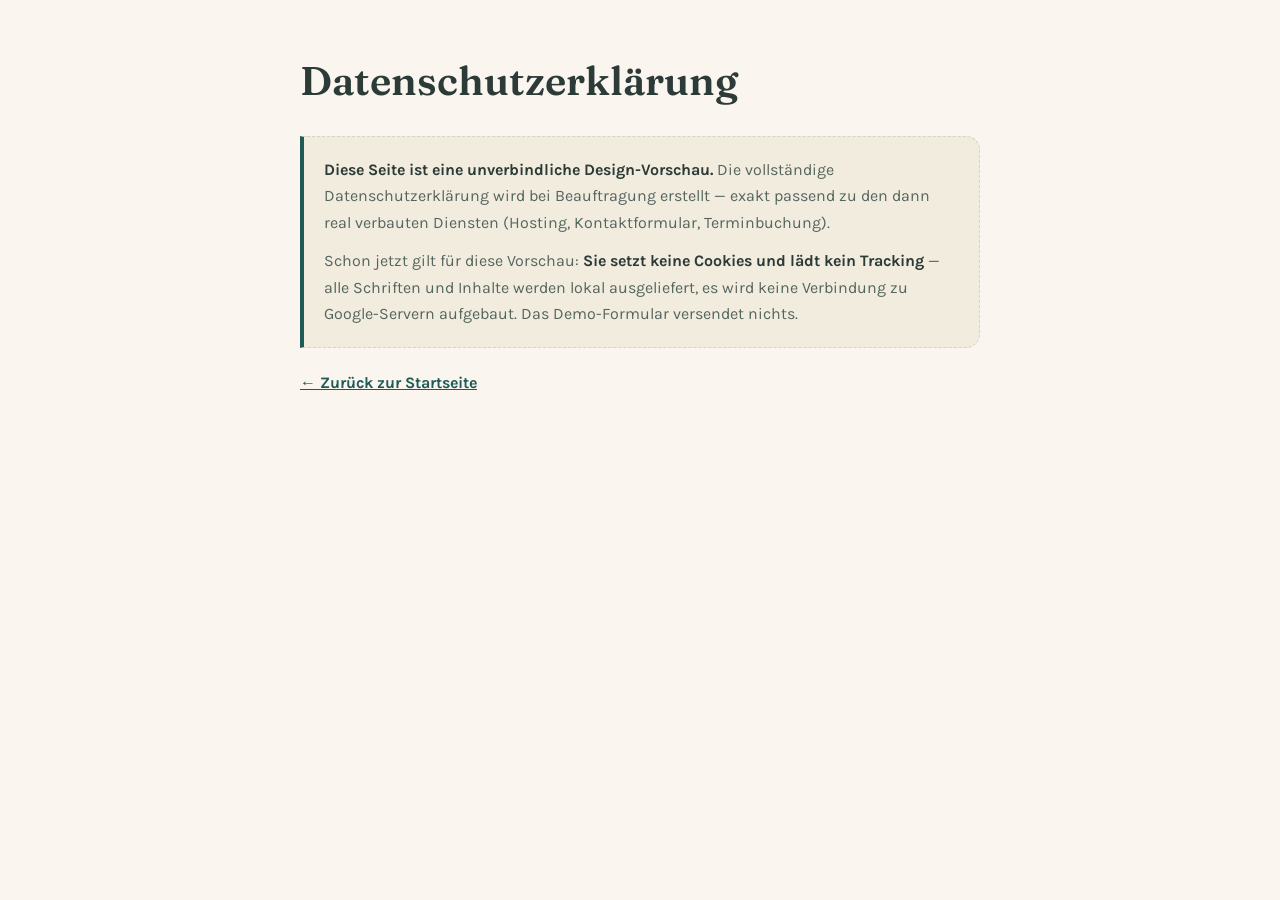
<file: datenschutz.html>
<!DOCTYPE html>
<html lang="de">
<head>
<meta charset="UTF-8" />
<meta name="viewport" content="width=device-width, initial-scale=1.0" />
<meta name="robots" content="noindex, nofollow" />
<title>Datenschutz | Nadia Michel</title>
<link rel="icon" href="data:image/svg+xml,%3Csvg xmlns='http://www.w3.org/2000/svg' viewBox='0 0 64 64'%3E%3Crect width='64' height='64' rx='14' fill='%231e5b56'/%3E%3Ccircle cx='32' cy='32' r='21' fill='none' stroke='%23faf6ef' stroke-width='2.4' opacity='.45'/%3E%3Ccircle cx='32' cy='32' r='13' fill='none' stroke='%23faf6ef' stroke-width='2.4' opacity='.75'/%3E%3Ccircle cx='32' cy='32' r='5.2' fill='%23faf6ef'/%3E%3C/svg%3E" />
<link rel="stylesheet" href="assets/fonts.css">
<style>
:root{--paper:#faf6ef;--ink:#2c3b37;--soft:#54655e;--teal:#1e5b56;--line:rgba(44,59,55,.14);}
*{margin:0;padding:0;box-sizing:border-box;}
body{background:var(--paper);color:var(--ink);font-family:"Karla",Arial,sans-serif;line-height:1.65;padding:48px 24px;}
main{max-width:680px;margin-inline:auto;}
h1{font-family:"Fraunces",Georgia,serif;font-weight:600;font-size:clamp(28px, 5vw, 40px);margin-bottom:18px;}
.hinweis{background:#f2ecdf;border:1px dashed var(--line);border-left:4px solid var(--teal);border-radius:0 14px 14px 0;padding:20px;margin:22px 0;color:var(--soft);}
.hinweis b{color:var(--ink);}
a{color:var(--teal);font-weight:700;}
p + p{margin-top:12px;}
</style>
</head>
<body>
<main>
  <h1>Datenschutzerklärung</h1>
  <div class="hinweis">
    <b>Diese Seite ist eine unverbindliche Design-Vorschau.</b> Die vollständige Datenschutzerklärung wird bei Beauftragung erstellt — exakt passend zu den dann real verbauten Diensten (Hosting, Kontaktformular, Terminbuchung).
    <p style="margin-top:12px">Schon jetzt gilt für diese Vorschau: <b>Sie setzt keine Cookies und lädt kein Tracking</b> — alle Schriften und Inhalte werden lokal ausgeliefert, es wird keine Verbindung zu Google-Servern aufgebaut. Das Demo-Formular versendet nichts.</p>
  </div>
  <p><a href="./">← Zurück zur Startseite</a></p>
</main>
</body>
</html>
</file>
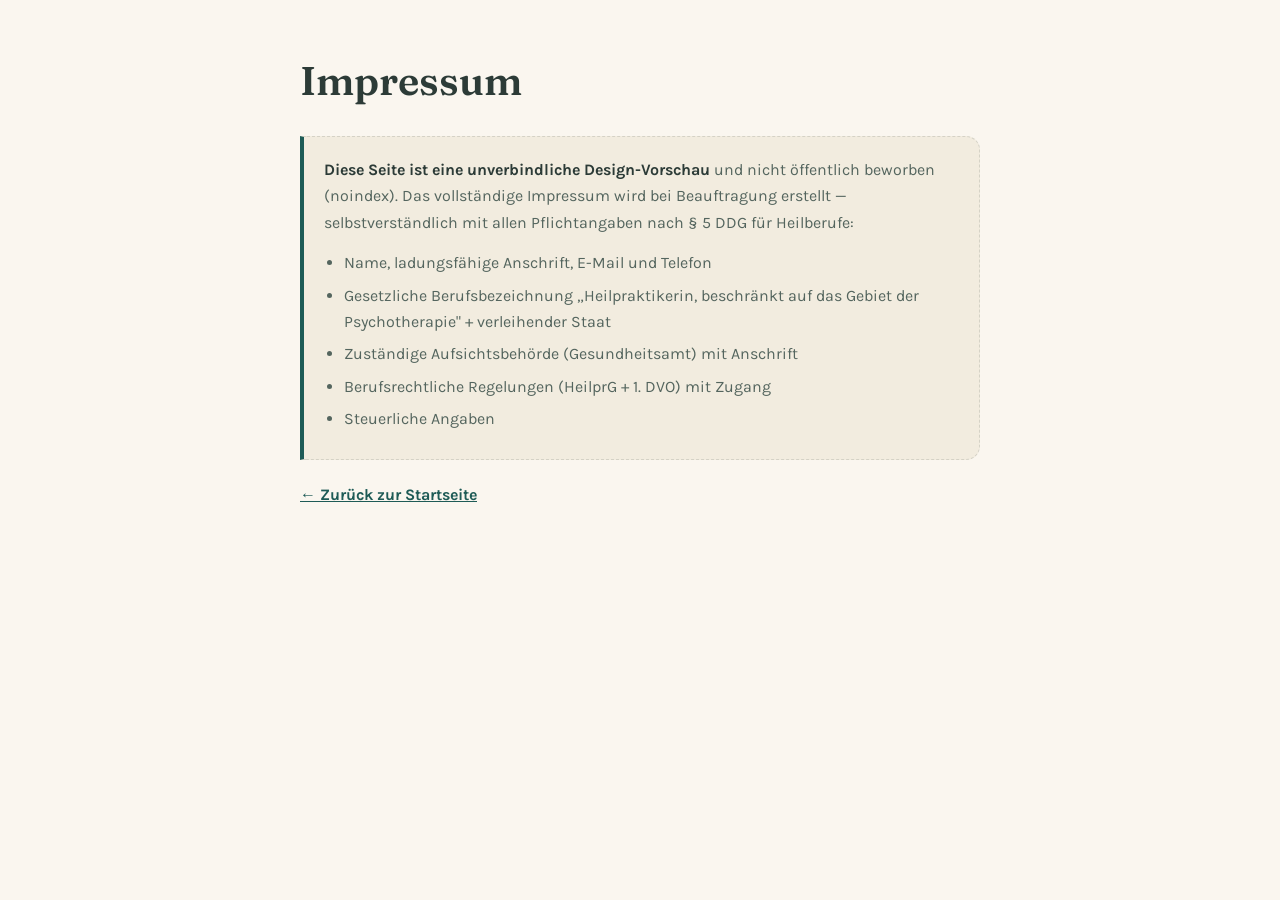
<file: impressum.html>
<!DOCTYPE html>
<html lang="de">
<head>
<meta charset="UTF-8" />
<meta name="viewport" content="width=device-width, initial-scale=1.0" />
<meta name="robots" content="noindex, nofollow" />
<title>Impressum | Nadia Michel</title>
<link rel="icon" href="data:image/svg+xml,%3Csvg xmlns='http://www.w3.org/2000/svg' viewBox='0 0 64 64'%3E%3Crect width='64' height='64' rx='14' fill='%231e5b56'/%3E%3Ccircle cx='32' cy='32' r='21' fill='none' stroke='%23faf6ef' stroke-width='2.4' opacity='.45'/%3E%3Ccircle cx='32' cy='32' r='13' fill='none' stroke='%23faf6ef' stroke-width='2.4' opacity='.75'/%3E%3Ccircle cx='32' cy='32' r='5.2' fill='%23faf6ef'/%3E%3C/svg%3E" />
<link rel="stylesheet" href="assets/fonts.css">
<style>
:root{--paper:#faf6ef;--ink:#2c3b37;--soft:#54655e;--teal:#1e5b56;--line:rgba(44,59,55,.14);}
*{margin:0;padding:0;box-sizing:border-box;}
body{background:var(--paper);color:var(--ink);font-family:"Karla",Arial,sans-serif;line-height:1.65;padding:48px 24px;}
main{max-width:680px;margin-inline:auto;}
h1{font-family:"Fraunces",Georgia,serif;font-weight:600;font-size:clamp(28px, 5vw, 40px);margin-bottom:18px;}
.hinweis{background:#f2ecdf;border:1px dashed var(--line);border-left:4px solid var(--teal);border-radius:0 14px 14px 0;padding:20px;margin:22px 0;color:var(--soft);}
.hinweis b{color:var(--ink);}
a{color:var(--teal);font-weight:700;}
ul{margin:14px 0 0 20px;color:var(--soft);}
li{margin-bottom:6px;}
</style>
</head>
<body>
<main>
  <h1>Impressum</h1>
  <div class="hinweis">
    <b>Diese Seite ist eine unverbindliche Design-Vorschau</b> und nicht öffentlich beworben (noindex). Das vollständige Impressum wird bei Beauftragung erstellt — selbstverständlich mit allen Pflichtangaben nach § 5 DDG für Heilberufe:
    <ul>
      <li>Name, ladungsfähige Anschrift, E-Mail und Telefon</li>
      <li>Gesetzliche Berufsbezeichnung „Heilpraktikerin, beschränkt auf das Gebiet der Psychotherapie" + verleihender Staat</li>
      <li>Zuständige Aufsichtsbehörde (Gesundheitsamt) mit Anschrift</li>
      <li>Berufsrechtliche Regelungen (HeilprG + 1. DVO) mit Zugang</li>
      <li>Steuerliche Angaben</li>
    </ul>
  </div>
  <p><a href="./">← Zurück zur Startseite</a></p>
</main>
</body>
</html>
</file>
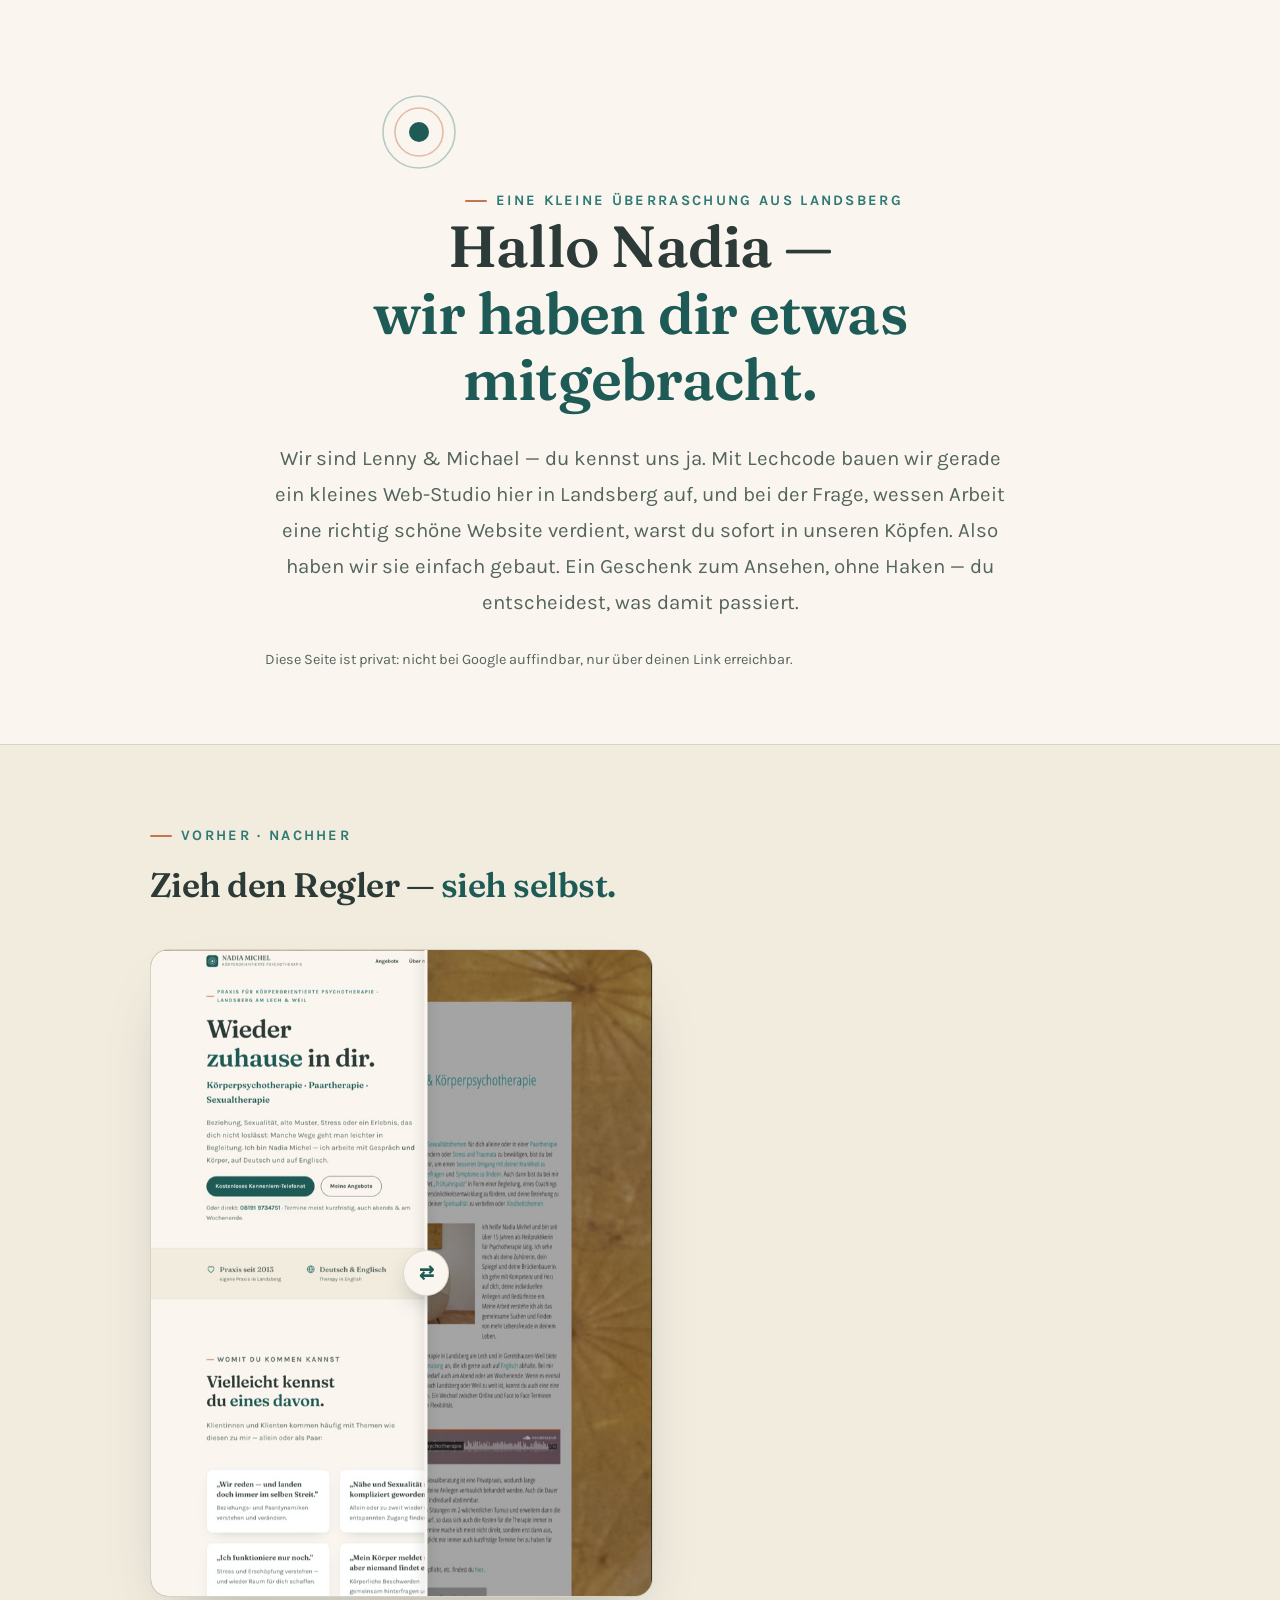
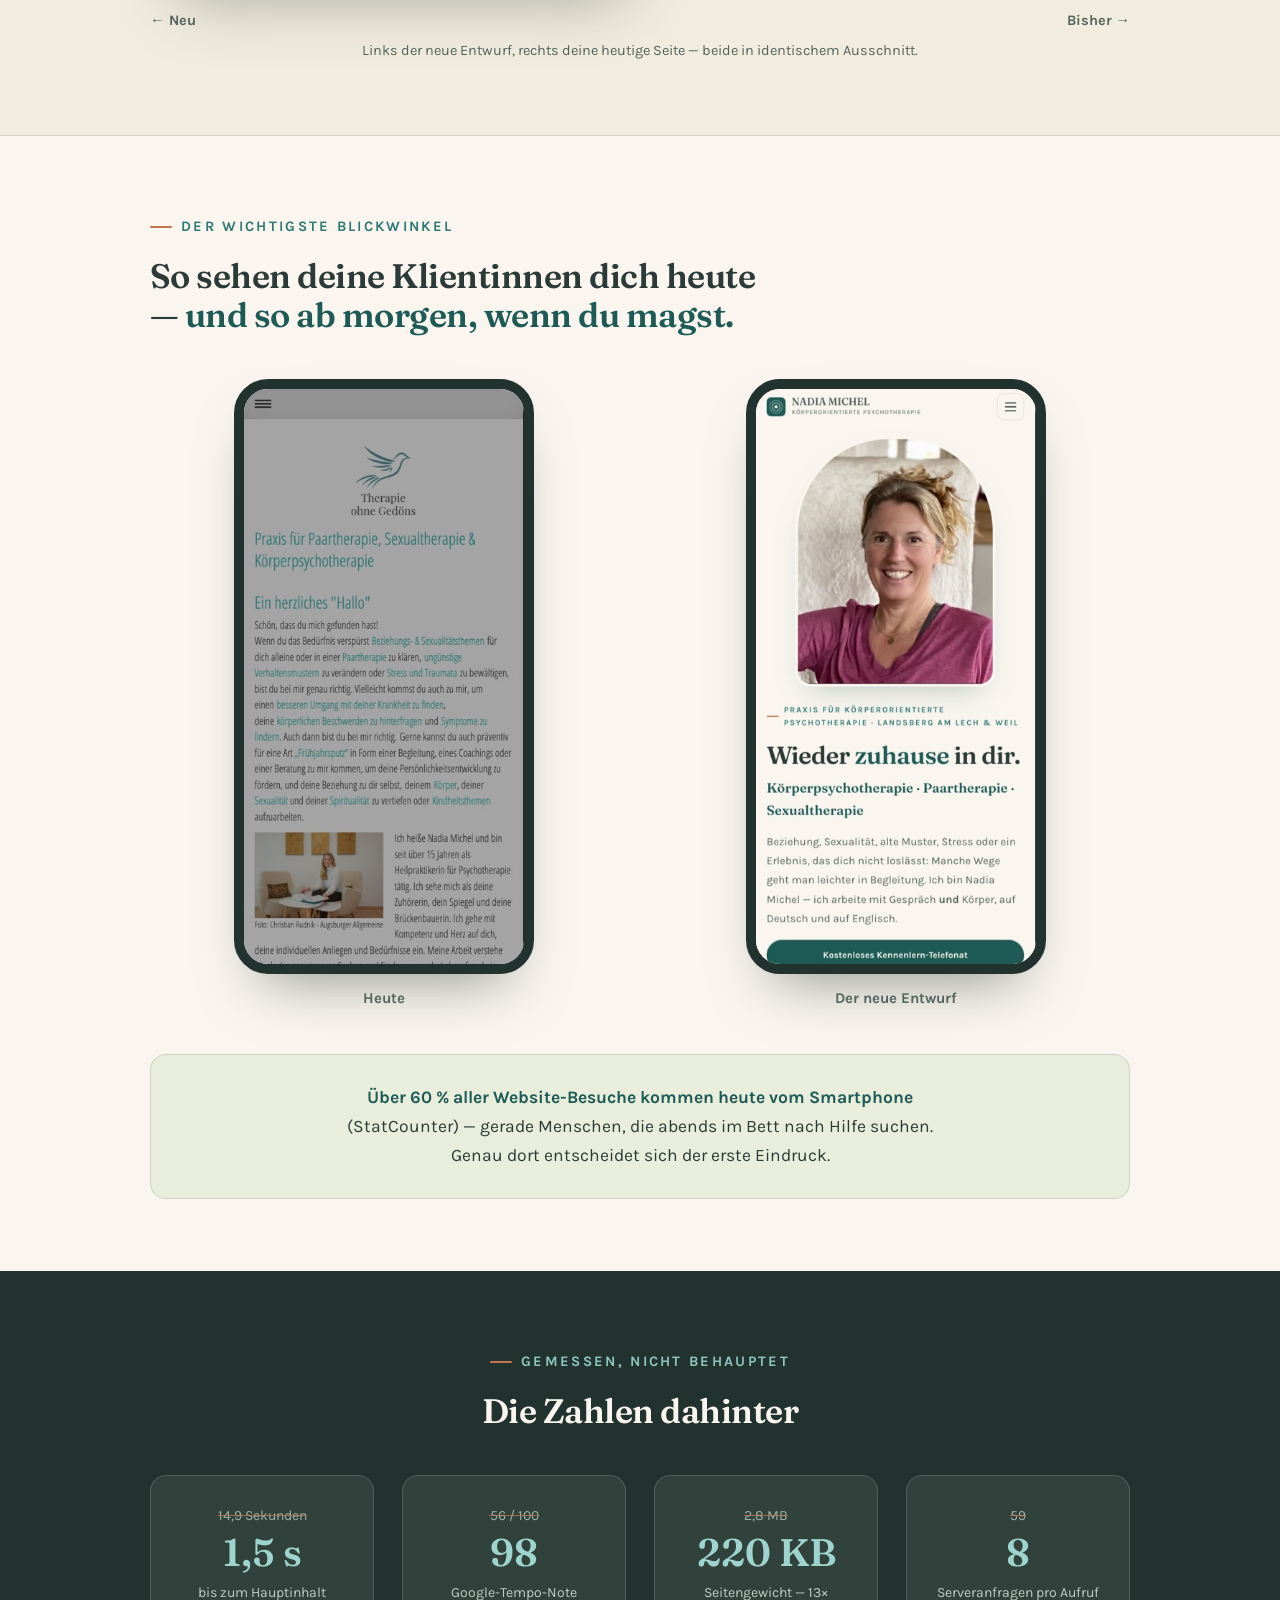
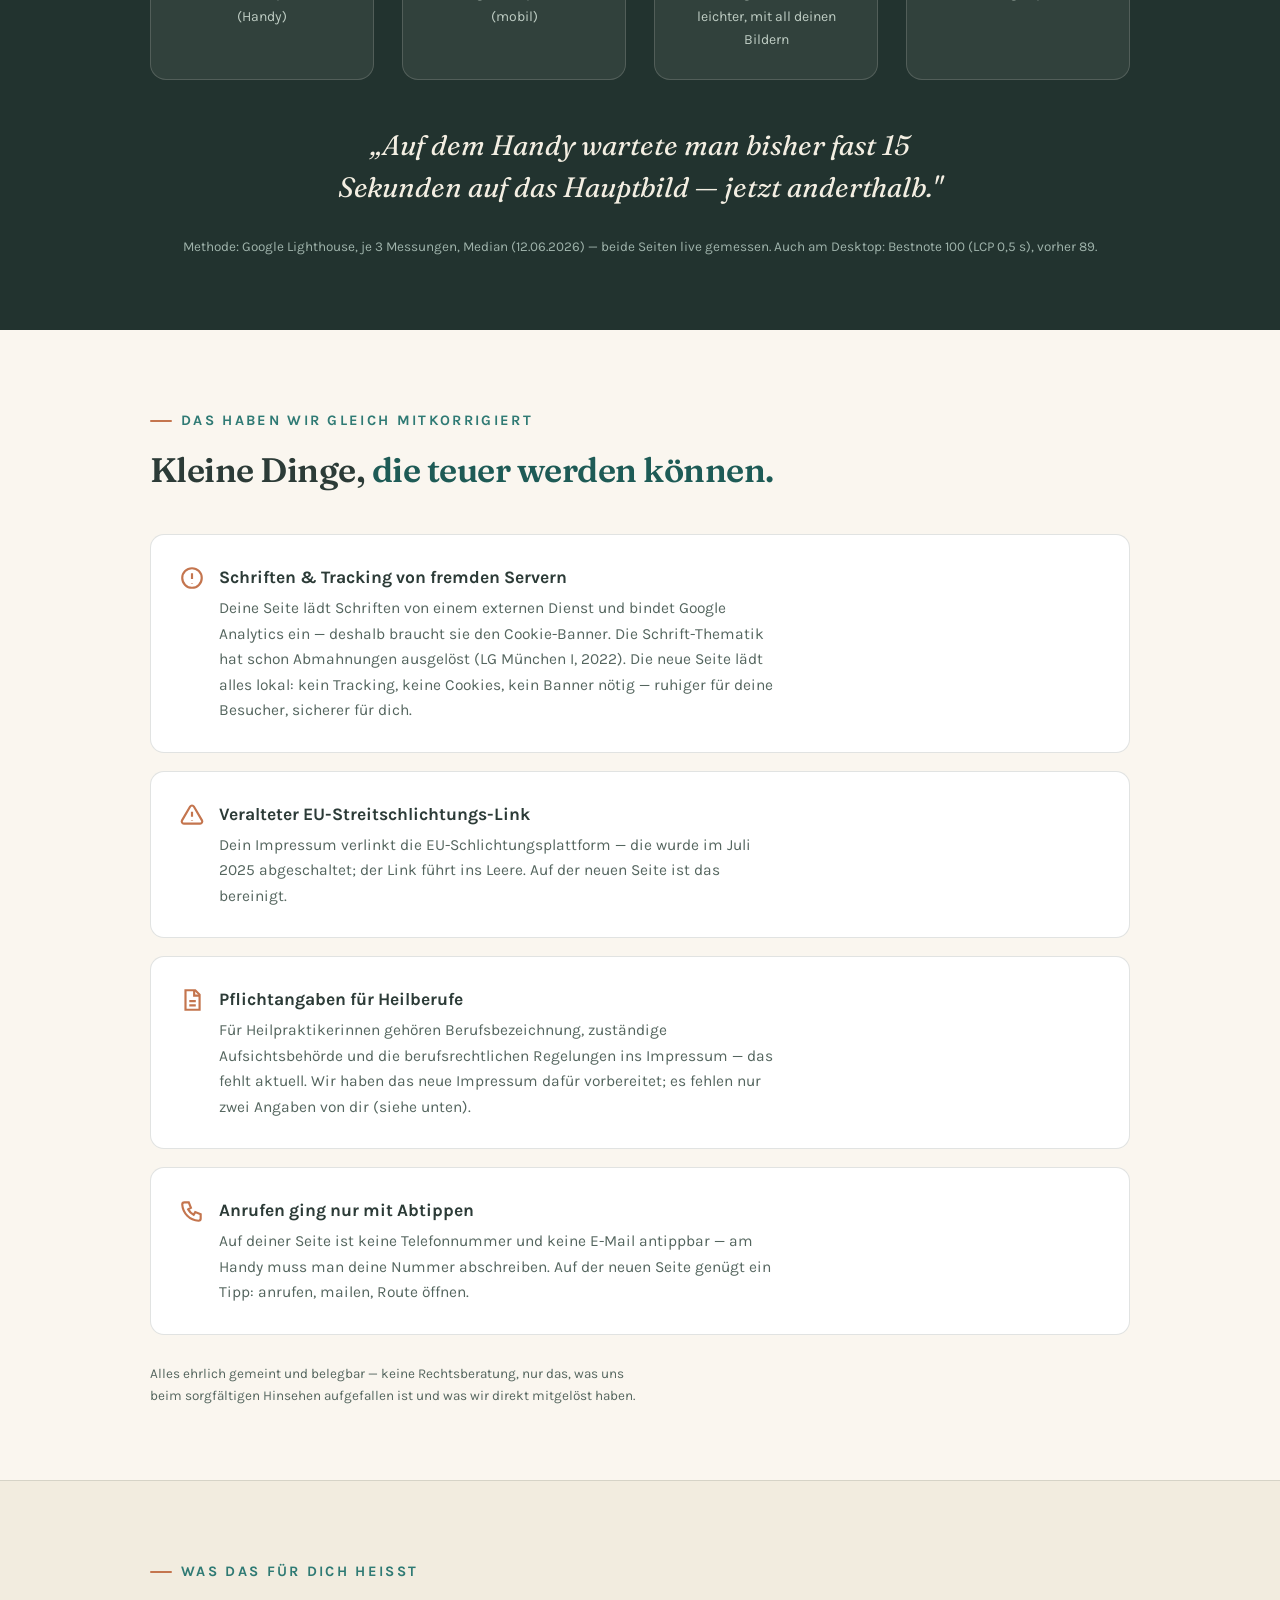
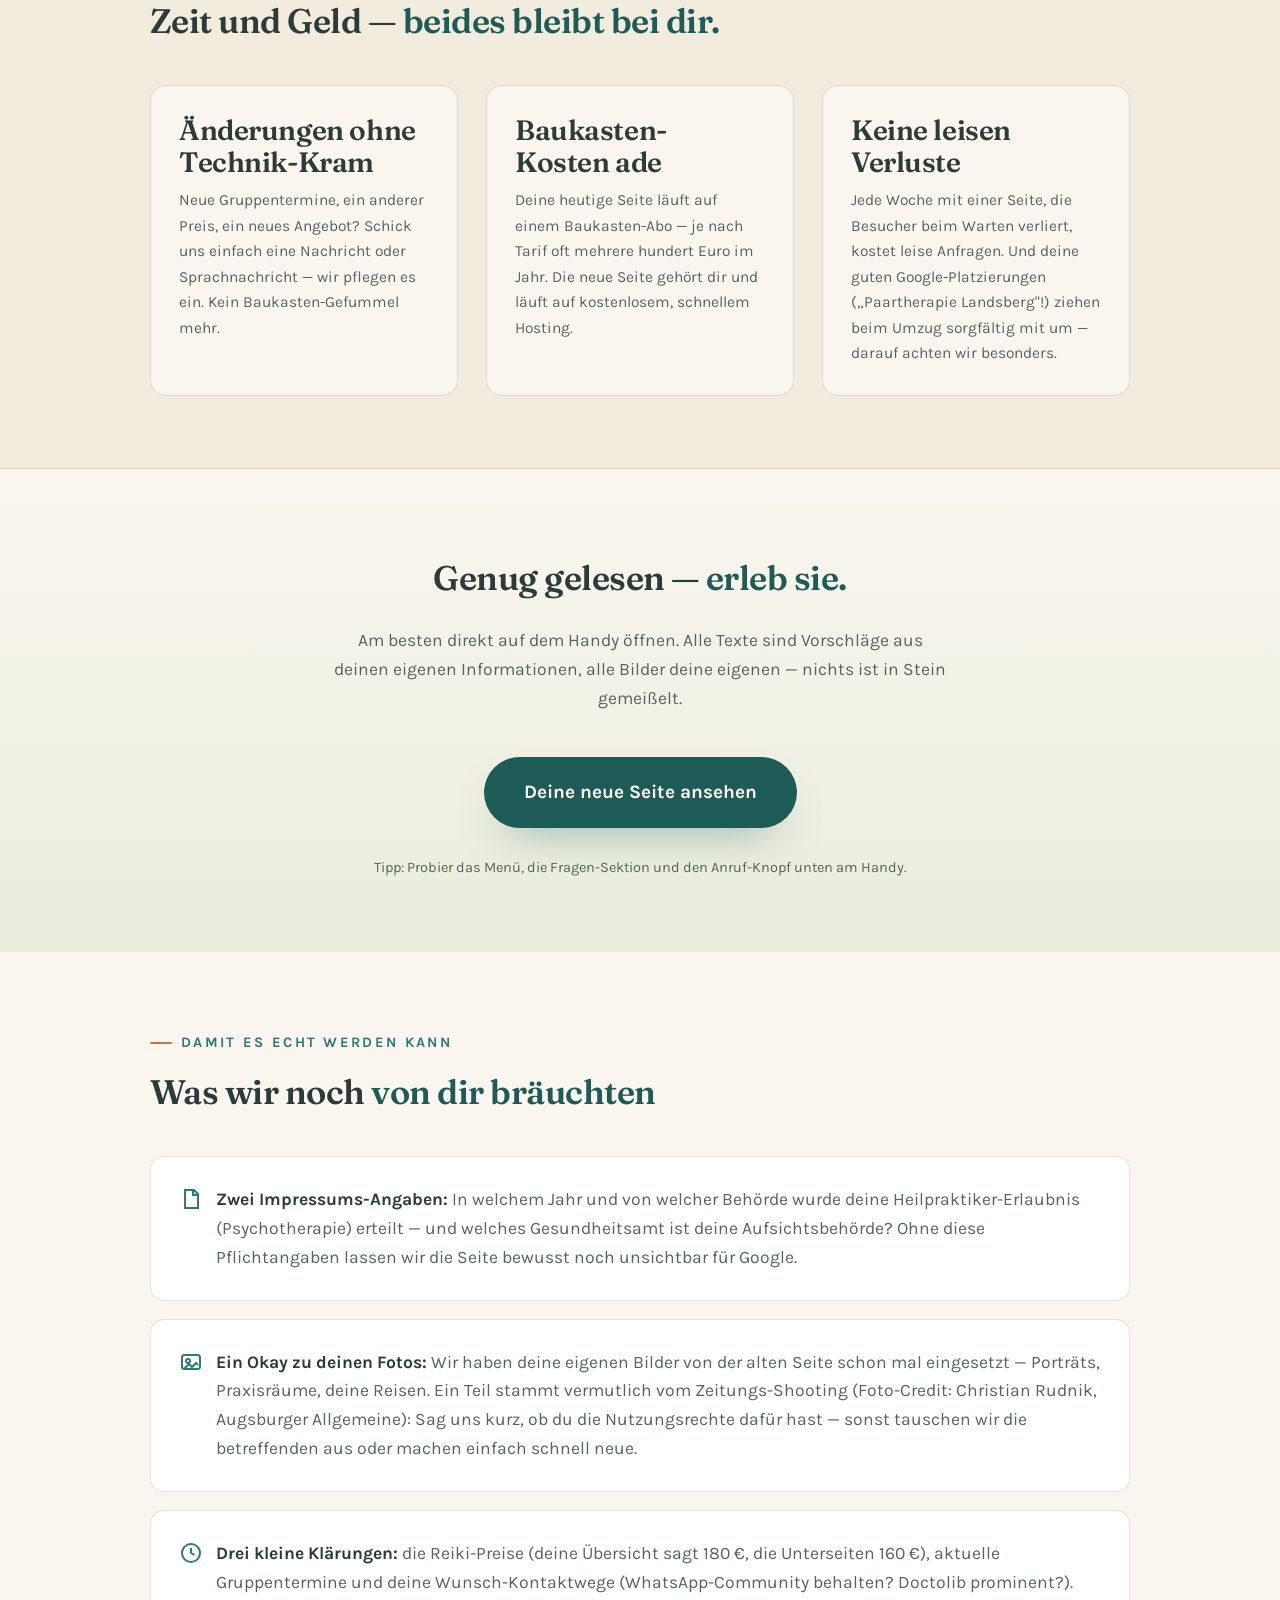
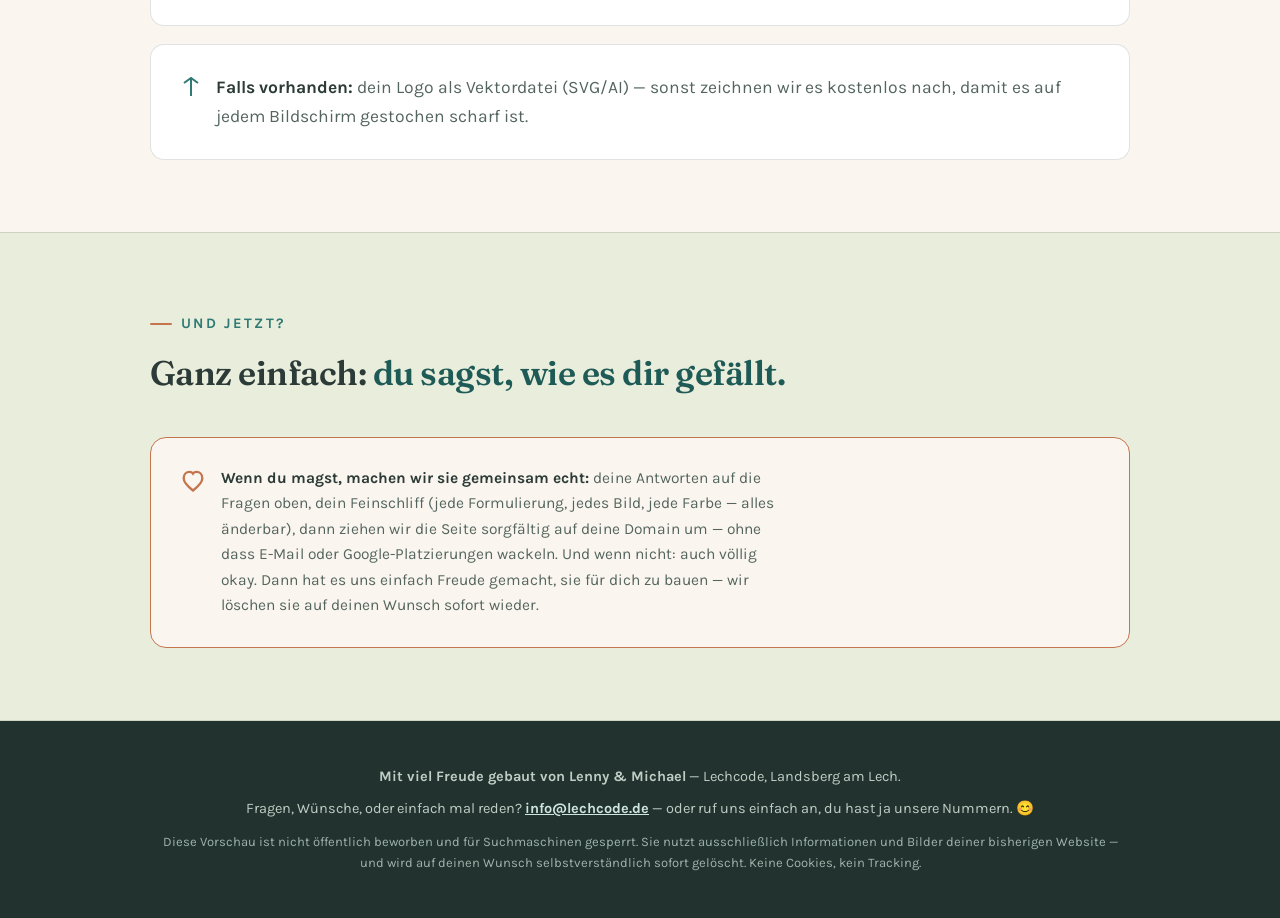
<file: vorschau.html>
<!DOCTYPE html>
<!-- LECHCODE Enthüllungsseite (QR-Ziel) · Variante GESCHENK (persönlich bekannt) · 12.06.2026 -->
<html lang="de">
<head>
<meta charset="UTF-8" />
<meta name="viewport" content="width=device-width, initial-scale=1.0" />
<script>document.documentElement.classList.add('js');</script>
<meta name="robots" content="noindex, nofollow" />
<title>Eine Überraschung für dich, Nadia</title>
<meta name="description" content="Wir haben deine Website neu gedacht — ein Geschenk von Lenny & Michael (Lechcode, Landsberg)." />
<meta property="og:title" content="Eine Überraschung für dich, Nadia 🌿" />
<meta property="og:description" content="Deine Website — neu gedacht, als Geschenk. Von Lenny & Michael aus Landsberg." />
<meta property="og:type" content="website" />
<meta property="og:locale" content="de_DE" />
<meta property="og:image" content="https://lechcode.github.io/nadia-michel-vorschau/assets/og.jpg" />
<link rel="icon" href="data:image/svg+xml,%3Csvg xmlns='http://www.w3.org/2000/svg' viewBox='0 0 64 64'%3E%3Crect width='64' height='64' rx='14' fill='%231e5b56'/%3E%3Ccircle cx='32' cy='32' r='21' fill='none' stroke='%23faf6ef' stroke-width='2.4' opacity='.45'/%3E%3Ccircle cx='32' cy='32' r='13' fill='none' stroke='%23faf6ef' stroke-width='2.4' opacity='.75'/%3E%3Ccircle cx='32' cy='32' r='5.2' fill='%23faf6ef'/%3E%3C/svg%3E" />
<link rel="preload" href="assets/fonts/fraunces-600.woff2" as="font" type="font/woff2" crossorigin>
<link rel="preload" href="assets/fonts/karla-regular.woff2" as="font" type="font/woff2" crossorigin>
<link rel="stylesheet" href="assets/fonts.css">
<style>
:root{
  --paper:#faf6ef; --sand:#f2ecdf; --sage:#e9eddc;
  --ink:#2c3b37; --soft:#54655e; --teal:#2f7a74; --deep:#1e5b56; --night:#22332f;
  --terra:#c4754e; --line:rgba(44,59,55,.14);
  --serif:"Fraunces","Fraunces Fallback",Georgia,serif; --sans:"Karla","Karla Fallback",Arial,sans-serif;
  --s1:clamp(14px, 1.6vw, 18px); --s2:clamp(20px, 2.4vw, 28px); --s3:clamp(30px, 3.8vw, 44px); --s4:clamp(46px, 6vw, 72px);
  --ease:cubic-bezier(.22,.61,.36,1);
}
*{margin:0;padding:0;box-sizing:border-box;}
body{background:var(--paper);color:var(--ink);font-family:var(--sans);font-size:clamp(16px, .4vw + 15px, 17.5px);line-height:1.65;-webkit-font-smoothing:antialiased;}
h1,h2,h3{font-family:var(--serif);font-weight:600;line-height:1.15;letter-spacing:-.015em;text-wrap:balance;}
h1 em,h2 em{font-style:normal;color:var(--deep);}
p{max-width:62ch;}
a{color:var(--deep);}
img{display:block;max-width:100%;height:auto;}
.wrap{width:min(980px,92vw);margin-inline:auto;}
section{padding:var(--s4) 0;}
.eyebrow{font-weight:700;font-size:clamp(13.5px,.3vw + 12.7px,14.5px);letter-spacing:.16em;text-transform:uppercase;color:var(--teal);display:inline-flex;align-items:center;gap:9px;}
.eyebrow::before{content:"";width:22px;height:2px;border-radius:2px;background:var(--terra);}
h2{font-size:clamp(25px, 2.1vw + 19px, 34px);margin-top:var(--s1);}
.lead{color:var(--soft);font-size:clamp(18px,.65vw + 16.3px,20.5px);line-height:1.75;margin-top:var(--s2);}
.btn{display:inline-flex;align-items:center;justify-content:center;gap:10px;background:var(--deep);color:var(--paper);text-decoration:none;font-weight:700;font-size:17px;padding:16px 30px;border-radius:999px;min-height:48px;box-shadow:0 22px 44px -22px rgba(30,91,86,.5);transition:transform .25s var(--ease),background .25s;}
.btn:hover{background:var(--teal);transform:translateY(-2px);}
.hero{padding-top:clamp(60px,10vh,110px);text-align:center;}
.hero .wrap{max-width:780px;}
.hero h1{font-size:clamp(32px, 4.6vw + 16px, 58px);}
.hero .lead{margin-inline:auto;}
.kreis-deko{width:84px;height:84px;margin:0 auto var(--s2);}
.hinweis-zeile{margin-top:var(--s2);font-size:14.5px;color:var(--soft);}

.slider-sec{background:var(--sand);border-block:1px solid var(--line);}
.slider{position:relative;border-radius:18px;overflow:hidden;border:1px solid var(--line);box-shadow:0 30px 60px -30px rgba(44,59,55,.4);max-height:72vh;aspect-ratio:760/980;}
.slider img{width:100%;height:100%;object-fit:cover;object-position:top center;position:absolute;inset:0;}
.slider .oben{position:absolute;inset:0;clip-path:inset(0 45% 0 0);}
.slider .linie{position:absolute;top:0;bottom:0;left:55%;width:3px;background:var(--paper);transform:translateX(-50%);pointer-events:none;box-shadow:0 0 12px rgba(34,51,47,.35);}
.slider .griff{position:absolute;top:50%;left:55%;transform:translate(-50%,-50%);width:46px;height:46px;border-radius:50%;background:var(--paper);border:1px solid var(--line);display:grid;place-items:center;font-weight:700;color:var(--deep);pointer-events:none;box-shadow:0 10px 24px -8px rgba(44,59,55,.4);}
.slider input{position:absolute;inset:0;width:100%;height:100%;opacity:0;cursor:ew-resize;}
.slider-labels{display:flex;justify-content:space-between;margin-top:12px;font-weight:700;font-size:14.5px;color:var(--soft);}
.slider-hint{text-align:center;color:var(--soft);font-size:14.5px;margin-top:6px;max-width:100%;}

.phones{display:grid;grid-template-columns:1fr 1fr;gap:var(--s3);align-items:start;margin-top:var(--s3);}
.phone{max-width:300px;margin-inline:auto;}
.phone .rahmen{border:10px solid var(--night);border-radius:34px;overflow:hidden;box-shadow:0 30px 60px -28px rgba(34,51,47,.55);background:#fff;}
.phone img{width:100%;}
.phone figcaption{text-align:center;margin-top:12px;font-weight:700;color:var(--soft);font-size:15px;}
.stat-box{margin-top:var(--s3);background:var(--sage);border:1px solid var(--line);border-radius:16px;padding:var(--s2);text-align:center;}
.stat-box b{color:var(--deep);}
.stat-box p{margin-inline:auto;}

.tacho{background:var(--night);color:var(--paper);text-align:center;}
.tacho h2,.tacho .eyebrow{color:var(--paper);}
.tacho .eyebrow{color:#8fc4be;}
.tacho-grid{display:grid;grid-template-columns:repeat(4,1fr);gap:var(--s2);margin-top:var(--s3);}
.tacho-card{background:rgba(250,246,239,.07);border:1px solid rgba(250,246,239,.16);border-radius:16px;padding:var(--s2);}
.tacho-card .alt{font-size:14px;color:#9fb3ab;text-decoration:line-through;text-decoration-color:rgba(196,117,78,.8);}
.tacho-card .neu{font-family:var(--serif);font-size:clamp(26px,3vw,40px);color:#9ed4cd;line-height:1.1;margin-top:4px;}
.tacho-card .label{font-size:14px;color:#bfcdc4;margin-top:8px;}
.tacho-satz{margin:var(--s3) auto 0;font-family:var(--serif);font-style:italic;font-size:var(--s2);max-width:34ch;color:#f3eee2;line-height:1.5;}
.tacho-fine{margin-top:var(--s2);font-size:13.5px;color:#9fb3ab;max-width:100%;}

.recht-grid{display:grid;gap:var(--s1);margin-top:var(--s3);}
.recht-item{display:flex;gap:14px;background:#fff;border:1px solid var(--line);border-radius:14px;padding:var(--s2);}
.recht-item svg{width:26px;height:26px;flex:none;margin-top:2px;}
.recht-item b{display:block;}
.recht-item p{color:var(--soft);font-size:15.5px;margin-top:4px;}
.recht-fine{margin-top:var(--s2);font-size:13.5px;color:var(--soft);}

.heisst{background:var(--sand);border-block:1px solid var(--line);}
.heisst-grid{display:grid;grid-template-columns:repeat(3,1fr);gap:var(--s2);margin-top:var(--s3);}
.heisst-card{background:var(--paper);border:1px solid var(--line);border-radius:16px;padding:var(--s2);}
.heisst-card h3{font-size:var(--s2);}
.heisst-card p{color:var(--soft);font-size:15.5px;margin-top:10px;}

.cta-mitte{text-align:center;background:linear-gradient(180deg,var(--paper),var(--sage));}
.cta-mitte .btn{font-size:19px;padding:20px 40px;}
.cta-mitte p{margin:var(--s2) auto 0;color:var(--soft);}

.brauchen ul{list-style:none;display:grid;gap:var(--s1);margin-top:var(--s3);}
.brauchen li{display:flex;gap:13px;background:#fff;border:1px solid var(--line);border-radius:14px;padding:var(--s2);color:var(--soft);}
.brauchen li b{color:var(--ink);}
.brauchen svg{width:24px;height:24px;flex:none;margin-top:2px;}

.preise{background:var(--sage);border-block:1px solid var(--line);}
.preis-grid{display:grid;grid-template-columns:repeat(3,1fr);gap:var(--s2);margin-top:var(--s3);}
.preis-card{background:var(--paper);border:1px solid var(--line);border-radius:18px;padding:var(--s2);display:flex;flex-direction:column;gap:10px;}
.preis-card h3{font-size:var(--s2);}
.preis-card .summe{font-family:var(--serif);font-size:clamp(26px,3vw,36px);color:var(--deep);}
.preis-card .monat{font-size:14px;color:var(--soft);}
.preis-card p{color:var(--soft);font-size:15px;flex-grow:1;}
.start-box{margin-top:var(--s2);background:var(--paper);border:1.5px solid var(--terra);border-radius:16px;padding:var(--s2);display:flex;gap:14px;align-items:flex-start;}
.start-box svg{width:28px;height:28px;flex:none;}
.start-box p{color:var(--soft);font-size:15.5px;}
.start-box b{color:var(--ink);}

.site-footer{background:var(--night);color:#bfcdc4;padding:var(--s3) 0;text-align:center;font-size:14.5px;}
.site-footer a{color:#cfe5e1;font-weight:700;}
.site-footer p{max-width:100%;}
.site-footer .fein{margin-top:10px;font-size:13px;color:#9fb3ab;}

.js .reveal{opacity:0;transform:translateY(16px);transition:opacity .45s var(--ease),transform .45s var(--ease);}
.js .reveal.in{opacity:1;transform:none;}
@media (prefers-reduced-motion: reduce){.js .reveal{opacity:1;transform:none;transition:none;}.btn{transition:none;}}
@media (max-width: 820px){
  .tacho-grid{grid-template-columns:1fr 1fr;}
  .heisst-grid,.preis-grid{grid-template-columns:1fr;}
  .phones{grid-template-columns:1fr;}
}
</style>
</head>
<body>

<!-- 1 · Persönliche Begrüßung -->
<section class="hero">
  <div class="wrap">
    <svg class="kreis-deko" viewBox="0 0 84 84" role="img" aria-label="Drei ruhige Kreise"><circle cx="42" cy="42" r="36" fill="none" stroke="#2f7a74" stroke-width="1.6" opacity=".35"/><circle cx="42" cy="42" r="24" fill="none" stroke="#c4754e" stroke-width="1.6" opacity=".45"/><circle cx="42" cy="42" r="10" fill="#1e5b56"/></svg>
    <p class="eyebrow" style="justify-content:center">Eine kleine Überraschung aus Landsberg</p>
    <h1>Hallo Nadia —<br><em>wir haben dir etwas mitgebracht.</em></h1>
    <p class="lead">Wir sind Lenny &amp; Michael — du kennst uns ja. Mit Lechcode bauen wir gerade ein kleines Web-Studio hier in Landsberg auf, und bei der Frage, wessen Arbeit eine richtig schöne Website verdient, warst du sofort in unseren Köpfen. Also haben wir sie einfach gebaut. Ein Geschenk zum Ansehen, ohne Haken — du entscheidest, was damit passiert.</p>
    <p class="hinweis-zeile">Diese Seite ist privat: nicht bei Google auffindbar, nur über deinen Link erreichbar.</p>
  </div>
</section>

<!-- 2 · Vorher/Nachher-Slider -->
<section class="slider-sec">
  <div class="wrap">
    <p class="eyebrow">Vorher · Nachher</p>
    <h2>Zieh den Regler — <em>sieh selbst.</em></h2>
    <div class="slider reveal" id="slider" style="margin-top:var(--s3)">
      <img src="vorschau-assets/slider-alt.jpg" alt="Deine bisherige Website (Bildschirmfoto)" width="760" height="2216" fetchpriority="high">
      <div class="oben" id="slider-oben">
        <img src="vorschau-assets/slider-neu.jpg" alt="Der neue Entwurf deiner Website (Bildschirmfoto)" width="760" height="2216">
      </div>
      <div class="linie" id="slider-linie" aria-hidden="true"></div>
      <div class="griff" id="slider-griff" aria-hidden="true">⇄</div>
      <input type="range" min="0" max="100" value="55" id="slider-range" aria-label="Vergleich alt und neu: Regler nach links für die alte, nach rechts für die neue Seite">
    </div>
    <div class="slider-labels"><span>← Neu</span><span>Bisher →</span></div>
    <p class="slider-hint">Links der neue Entwurf, rechts deine heutige Seite — beide in identischem Ausschnitt.</p>
  </div>
</section>

<!-- 3 · Handy-Reframe -->
<section>
  <div class="wrap">
    <p class="eyebrow">Der wichtigste Blickwinkel</p>
    <h2>So sehen deine Klientinnen dich heute — <em>und so ab morgen, wenn du magst.</em></h2>
    <div class="phones">
      <figure class="phone reveal">
        <div class="rahmen"><img src="vorschau-assets/phone-alt.jpg" alt="Deine bisherige Website auf dem Smartphone" width="390" height="800" loading="lazy" decoding="async"></div>
        <figcaption>Heute</figcaption>
      </figure>
      <figure class="phone reveal">
        <div class="rahmen"><img src="vorschau-assets/phone-neu.jpg" alt="Der neue Entwurf auf dem Smartphone" width="390" height="800" loading="lazy" decoding="async"></div>
        <figcaption>Der neue Entwurf</figcaption>
      </figure>
    </div>
    <div class="stat-box reveal">
      <p><b>Über 60 % aller Website-Besuche kommen heute vom Smartphone</b> (StatCounter) — gerade Menschen, die abends im Bett nach Hilfe suchen. Genau dort entscheidet sich der erste Eindruck.</p>
    </div>
  </div>
</section>

<!-- 4 · Tacho -->
<section class="tacho">
  <div class="wrap">
    <p class="eyebrow">Gemessen, nicht behauptet</p>
    <h2>Die Zahlen dahinter</h2>
    <div class="tacho-grid">
      <div class="tacho-card reveal"><div class="alt">14,9 Sekunden</div><div class="neu">1,5 s</div><div class="label">bis zum Hauptinhalt (Handy)</div></div>
      <div class="tacho-card reveal"><div class="alt">56 / 100</div><div class="neu">98</div><div class="label">Google-Tempo-Note (mobil)</div></div>
      <div class="tacho-card reveal"><div class="alt">2,8 MB</div><div class="neu">220 KB</div><div class="label">Seitengewicht — 13× leichter, mit all deinen Bildern</div></div>
      <div class="tacho-card reveal"><div class="alt">59</div><div class="neu">8</div><div class="label">Serveranfragen pro Aufruf</div></div>
    </div>
    <p class="tacho-satz">„Auf dem Handy wartete man bisher fast 15 Sekunden auf das Hauptbild — jetzt anderthalb."</p>
    <p class="tacho-fine">Methode: Google Lighthouse, je 3 Messungen, Median (12.06.2026) — beide Seiten live gemessen. Auch am Desktop: Bestnote 100 (LCP 0,5 s), vorher 89.</p>
  </div>
</section>

<!-- 5 · Rechts-Block -->
<section>
  <div class="wrap">
    <p class="eyebrow">Das haben wir gleich mitkorrigiert</p>
    <h2>Kleine Dinge, <em>die teuer werden können.</em></h2>
    <div class="recht-grid">
      <div class="recht-item reveal">
        <svg viewBox="0 0 24 24" fill="none" stroke="#c4754e" stroke-width="2" aria-hidden="true"><circle cx="12" cy="12" r="9"/><path d="M12 7.5v5.5M12 16.5v.5"/></svg>
        <div><b>Schriften &amp; Tracking von fremden Servern</b><p>Deine Seite lädt Schriften von einem externen Dienst und bindet Google Analytics ein — deshalb braucht sie den Cookie-Banner. Die Schrift-Thematik hat schon Abmahnungen ausgelöst (LG München I, 2022). Die neue Seite lädt alles lokal: kein Tracking, keine Cookies, kein Banner nötig — ruhiger für deine Besucher, sicherer für dich.</p></div>
      </div>
      <div class="recht-item reveal">
        <svg viewBox="0 0 24 24" fill="none" stroke="#c4754e" stroke-width="2" aria-hidden="true"><path d="M10.3 4.2 2.8 17a2 2 0 0 0 1.7 3h15a2 2 0 0 0 1.7-3L13.7 4.2a2 2 0 0 0-3.4 0Z"/><path d="M12 9v4.5M12 17v.5"/></svg>
        <div><b>Veralteter EU-Streitschlichtungs-Link</b><p>Dein Impressum verlinkt die EU-Schlichtungsplattform — die wurde im Juli 2025 abgeschaltet; der Link führt ins Leere. Auf der neuen Seite ist das bereinigt.</p></div>
      </div>
      <div class="recht-item reveal">
        <svg viewBox="0 0 24 24" fill="none" stroke="#c4754e" stroke-width="2" aria-hidden="true"><path d="M6 3h9l4 4v14H6Z"/><path d="M14 3v5h5M9.5 13h6M9.5 17h6"/></svg>
        <div><b>Pflichtangaben für Heilberufe</b><p>Für Heilpraktikerinnen gehören Berufsbezeichnung, zuständige Aufsichtsbehörde und die berufsrechtlichen Regelungen ins Impressum — das fehlt aktuell. Wir haben das neue Impressum dafür vorbereitet; es fehlen nur zwei Angaben von dir (siehe unten).</p></div>
      </div>
      <div class="recht-item reveal">
        <svg viewBox="0 0 24 24" fill="none" stroke="#c4754e" stroke-width="2" aria-hidden="true"><path d="M5 4h4l2 5-2.5 1.5a12 12 0 0 0 5 5L15 13l5 2v4a2 2 0 0 1-2 2A16 16 0 0 1 3 6a2 2 0 0 1 2-2Z"/></svg>
        <div><b>Anrufen ging nur mit Abtippen</b><p>Auf deiner Seite ist keine Telefonnummer und keine E-Mail antippbar — am Handy muss man deine Nummer abschreiben. Auf der neuen Seite genügt ein Tipp: anrufen, mailen, Route öffnen.</p></div>
      </div>
    </div>
    <p class="recht-fine">Alles ehrlich gemeint und belegbar — keine Rechtsberatung, nur das, was uns beim sorgfältigen Hinsehen aufgefallen ist und was wir direkt mitgelöst haben.</p>
  </div>
</section>

<!-- 6 · Was das heißt -->
<section class="heisst">
  <div class="wrap">
    <p class="eyebrow">Was das für dich heißt</p>
    <h2>Zeit und Geld — <em>beides bleibt bei dir.</em></h2>
    <div class="heisst-grid">
      <div class="heisst-card reveal"><h3>Änderungen ohne Technik-Kram</h3><p>Neue Gruppentermine, ein anderer Preis, ein neues Angebot? Schick uns einfach eine Nachricht oder Sprachnachricht — wir pflegen es ein. Kein Baukasten-Gefummel mehr.</p></div>
      <div class="heisst-card reveal"><h3>Baukasten-Kosten ade</h3><p>Deine heutige Seite läuft auf einem Baukasten-Abo — je nach Tarif oft mehrere hundert Euro im Jahr. Die neue Seite gehört dir und läuft auf kostenlosem, schnellem Hosting.</p></div>
      <div class="heisst-card reveal"><h3>Keine leisen Verluste</h3><p>Jede Woche mit einer Seite, die Besucher beim Warten verliert, kostet leise Anfragen. Und deine guten Google-Platzierungen („Paartherapie Landsberg"!) ziehen beim Umzug sorgfältig mit um — darauf achten wir besonders.</p></div>
    </div>
  </div>
</section>

<!-- 7 · Button zur Demo -->
<section class="cta-mitte">
  <div class="wrap">
    <h2>Genug gelesen — <em>erleb sie.</em></h2>
    <p style="margin-bottom:var(--s3)">Am besten direkt auf dem Handy öffnen. Alle Texte sind Vorschläge aus deinen eigenen Informationen, alle Bilder deine eigenen — nichts ist in Stein gemeißelt.</p>
    <a class="btn" href="index.html">Deine neue Seite ansehen</a>
    <p style="font-size:14.5px">Tipp: Probier das Menü, die Fragen-Sektion und den Anruf-Knopf unten am Handy.</p>
  </div>
</section>

<!-- 8 · Was wir noch brauchen -->
<section class="brauchen">
  <div class="wrap">
    <p class="eyebrow">Damit es echt werden kann</p>
    <h2>Was wir noch <em>von dir bräuchten</em></h2>
    <ul>
      <li class="reveal"><svg viewBox="0 0 24 24" fill="none" stroke="#2f7a74" stroke-width="2" aria-hidden="true"><path d="M6 3h9l4 4v14H6Z"/><path d="M14 3v5h5"/></svg><span><b>Zwei Impressums-Angaben:</b> In welchem Jahr und von welcher Behörde wurde deine Heilpraktiker-Erlaubnis (Psychotherapie) erteilt — und welches Gesundheitsamt ist deine Aufsichtsbehörde? Ohne diese Pflichtangaben lassen wir die Seite bewusst noch unsichtbar für Google.</span></li>
      <li class="reveal"><svg viewBox="0 0 24 24" fill="none" stroke="#2f7a74" stroke-width="2" aria-hidden="true"><rect x="3" y="5" width="18" height="14" rx="2.5"/><circle cx="9" cy="11" r="2"/><path d="m5 19 5-5 3 3 4-4 2 2"/></svg><span><b>Ein Okay zu deinen Fotos:</b> Wir haben deine eigenen Bilder von der alten Seite schon mal eingesetzt — Porträts, Praxisräume, deine Reisen. Ein Teil stammt vermutlich vom Zeitungs-Shooting (Foto-Credit: Christian Rudnik, Augsburger Allgemeine): Sag uns kurz, ob du die Nutzungsrechte dafür hast — sonst tauschen wir die betreffenden aus oder machen einfach schnell neue.</span></li>
      <li class="reveal"><svg viewBox="0 0 24 24" fill="none" stroke="#2f7a74" stroke-width="2" aria-hidden="true"><circle cx="12" cy="12" r="9"/><path d="M12 7v5l3.5 2"/></svg><span><b>Drei kleine Klärungen:</b> die Reiki-Preise (deine Übersicht sagt 180 €, die Unterseiten 160 €), aktuelle Gruppentermine und deine Wunsch-Kontaktwege (WhatsApp-Community behalten? Doctolib prominent?).</span></li>
      <li class="reveal"><svg viewBox="0 0 24 24" fill="none" stroke="#2f7a74" stroke-width="2" aria-hidden="true"><path d="M12 3v18M5 8l7-5 7 5"/></svg><span><b>Falls vorhanden:</b> dein Logo als Vektordatei (SVG/AI) — sonst zeichnen wir es kostenlos nach, damit es auf jedem Bildschirm gestochen scharf ist.</span></li>
    </ul>
  </div>
</section>

<!-- 9 · GESCHENK-Abschluss (bewusst ohne Preise — Geschenk bleibt Geschenk) -->
<section class="preise">
  <div class="wrap">
    <p class="eyebrow">Und jetzt?</p>
    <h2>Ganz einfach: <em>du sagst, wie es dir gefällt.</em></h2>
    <div class="start-box reveal" style="margin-top:var(--s3)">
      <svg viewBox="0 0 24 24" fill="none" stroke="#c4754e" stroke-width="2" aria-hidden="true"><path d="M12 21c-4.5-3.4-8-6.6-8-10.4C4 7 6.4 5 9 5c1.3 0 2.4.6 3 1.5C12.6 5.6 13.7 5 15 5c2.6 0 5 2 5 5.6 0 3.8-3.5 7-8 10.4Z"/></svg>
      <p><b>Wenn du magst, machen wir sie gemeinsam echt:</b> deine Antworten auf die Fragen oben, dein Feinschliff (jede Formulierung, jedes Bild, jede Farbe — alles änderbar), dann ziehen wir die Seite sorgfältig auf deine Domain um — ohne dass E-Mail oder Google-Platzierungen wackeln. Und wenn nicht: auch völlig okay. Dann hat es uns einfach Freude gemacht, sie für dich zu bauen — wir löschen sie auf deinen Wunsch sofort wieder.</p>
    </div>
  </div>
</section>

<!-- 10 · Footer -->
<footer class="site-footer">
  <div class="wrap">
    <p><b>Mit viel Freude gebaut von Lenny &amp; Michael</b> — Lechcode, Landsberg am Lech.</p>
    <p style="margin-top:8px">Fragen, Wünsche, oder einfach mal reden? <a href="mailto:info@lechcode.de">info@lechcode.de</a> — oder ruf uns einfach an, du hast ja unsere Nummern. 😊</p>
    <p class="fein">Diese Vorschau ist nicht öffentlich beworben und für Suchmaschinen gesperrt. Sie nutzt ausschließlich Informationen und Bilder deiner bisherigen Website — und wird auf deinen Wunsch selbstverständlich sofort gelöscht. Keine Cookies, kein Tracking.</p>
  </div>
</footer>

<script>
(function(){
  "use strict";
  /* Slider */
  var range=document.getElementById('slider-range'),oben=document.getElementById('slider-oben'),griff=document.getElementById('slider-griff'),linie=document.getElementById('slider-linie');
  function setP(v){var r=100-v;oben.style.clipPath='inset(0 '+r+'% 0 0)';griff.style.left=v+'%';linie.style.left=v+'%';}
  range.addEventListener('input',function(){setP(this.value);});
  setP(55);
  /* Reveals */
  var els=document.querySelectorAll('.reveal');
  var reduce=window.matchMedia('(prefers-reduced-motion: reduce)');
  if(reduce.matches||!('IntersectionObserver' in window)){els.forEach(function(el){el.classList.add('in');});}
  else{var io=new IntersectionObserver(function(es){es.forEach(function(en){if(en.isIntersecting){en.target.classList.add('in');io.unobserve(en.target);}});},{threshold:.1});els.forEach(function(el){io.observe(el);});}
})();
</script>
</body>
</html>
</file>
<file: assets/fonts.css>
/* ============================================================
   Nadia Michel · lokal gehostete Schriften (latin-Subset)
   Fraunces (Headlines + Zitat-Italic) · Karla (Fließtext)
   DSGVO: KEINE Verbindung zu Google/Drittservern.
   size-adjust-Fallbacks gegen Font-Swap-CLS (kalibriert in QA).
   ============================================================ */

@font-face{font-family:'Fraunces';font-style:normal;font-weight:600;font-display:swap;src:url(fonts/fraunces-600.woff2) format('woff2');}
@font-face{font-family:'Fraunces';font-style:italic;font-weight:400;font-display:swap;src:url(fonts/fraunces-italic.woff2) format('woff2');}
@font-face{font-family:'Karla';font-style:normal;font-weight:400;font-display:swap;src:url(fonts/karla-regular.woff2) format('woff2');}
@font-face{font-family:'Karla';font-style:normal;font-weight:700;font-display:swap;src:url(fonts/karla-700.woff2) format('woff2');}

/* Metrik-angepasste System-Fallbacks (CLS ≈ 0 beim Swap) —
   gemessen per Canvas measureText (12.06.2026): Fraunces/Georgia 108,6 % · Karla/Arial 99,9 % */
@font-face{font-family:'Fraunces Fallback';src:local('Georgia');size-adjust:108.6%;ascent-override:89%;descent-override:23%;}
@font-face{font-family:'Karla Fallback';src:local('Arial');size-adjust:100%;ascent-override:97%;descent-override:25%;}
</file>
